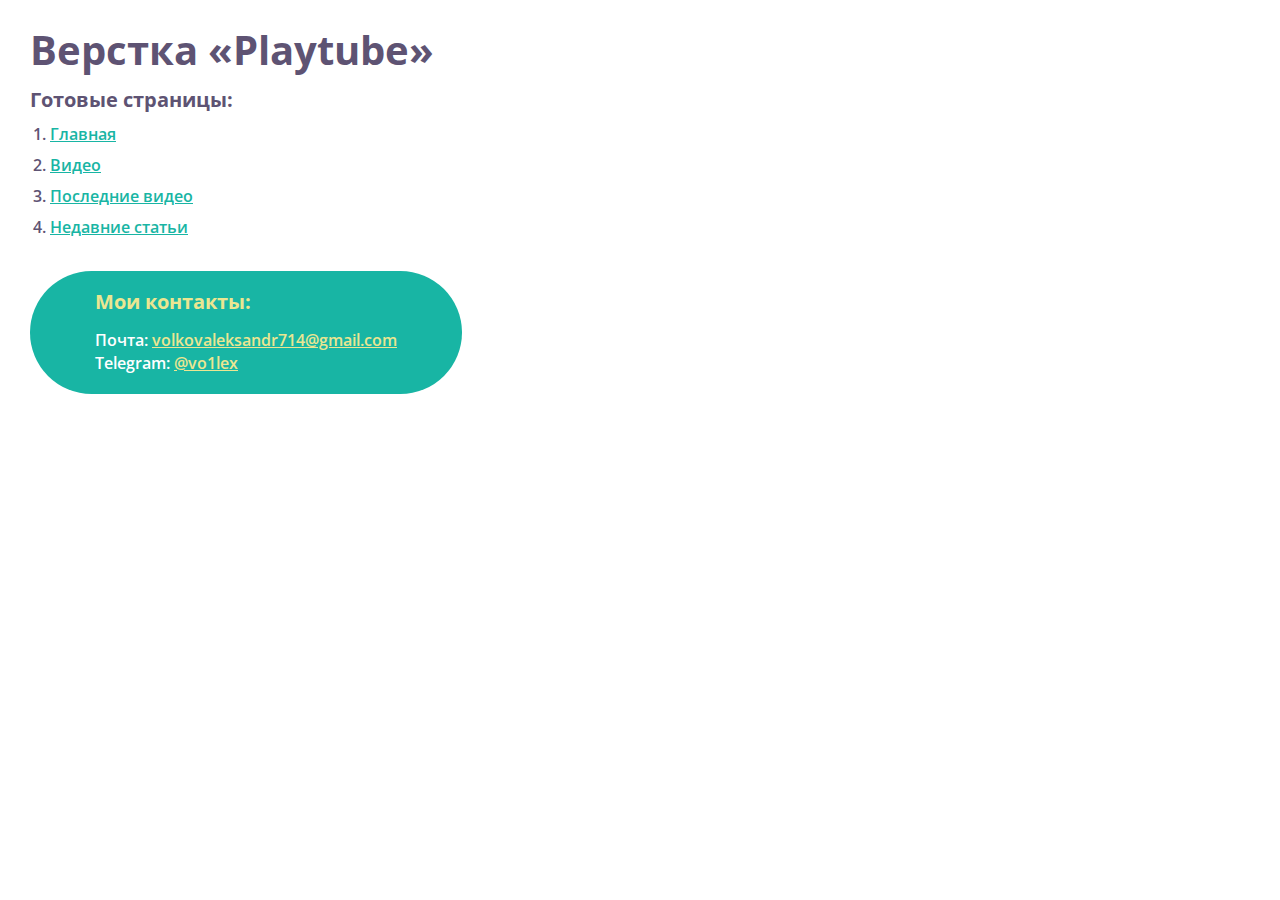
<file: index.html>
<!DOCTYPE html>
<html>

<head>
	<meta charset="UTF-8">
	<meta name="viewport" content="width=device-width, initial-scale=1.0">
	<title>Верстка «Playtube»</title>
</head>

<body>
	<div class="rootpage">
		<h1>Верстка «Playtube»</h1>
		<h2>Готовые страницы:</h2>
		<ol class="rootpage__list">
			<li><a target="_blank" href="home.html">Главная</a></li>
			<li><a target="_blank" href="video.html">Видео</a></li>
			<li><a target="_blank" href="latest-videos.html">Последние видео</a></li>
			<li><a target="_blank" href="resent-articles.html">Недавние статьи</a></li>
		</ol>
		<div class="rootpage__contacts">
			<h2>Мои контакты:</h2>
			<p>Почта: <a href="mailto:volkovaleksandr714@gmail.com">volkovaleksandr714@gmail.com</a></p>
			<p>Telegram: <a href="https://t.me/vo1lex">@vo1lex</a></p>
		</div>
	</div>
</body>
<style>
	@charset "UTF-8";
	@import url('https://fonts.googleapis.com/css2?family=Open+Sans:wght@400;600;700&display=swap');

	*,
	*::before,
	*::after {
		padding: 0px;
		margin: 0px;
		border: 0px;
		box-sizing: border-box;
	}

	html,
	body {
		height: 100%;
		margin: 0;
		padding: 0;
		min-width: 320px;
		width: 100%;
		color: #5e5373;
		background-color: #fff;
		font-weight: 600;
	}

	body {
		font-family: 'Open Sans', sans-serif;
		font-size: 100%;
		line-height: 1;
		font-size: 1rem;
	}

	a {
		text-decoration: underline;
		color: #18b5a4;
		font-weight: 600;
	}

	a:visited {
		text-decoration: underline;
		color: #0d645b;
	}

	a:hover {
		text-decoration: none;
	}

	ul li {
		list-style: none;
	}

	img {
		vertical-align: top;
	}

	.wrapper {
		width: 100%;
		min-height: 100%;
		overflow: hidden;
	}

	.rootpage {
		padding: 30px;
		display: flex;
		flex-direction: column;
		align-items: flex-start;
	}

	@media (max-width: 767px) {
		.rootpage {
			padding: 30px 15px;
		}
	}

	h1 {
		color: #5e5373;
		font-size: 2.5rem;
		font-weight: 700;
		margin: 0px 0px 1.25rem 0px;
	}

	@media (max-width: 767px) {
		h1 {
			font-size: 1.85rem;
			margin: 0px 0px 1.25rem 0px;
		}
	}

	h2 {
		color: #5e5373;
		font-size: 1.25rem;
		margin: 0px 0px 1rem 0px;
	}

	@media (max-width: 767px) {
		h2 {
			font-size: 1.125rem;
			margin: 0px 0px 1rem 0px;
		}
	}

	.rootpage__list {
		margin: 0px 0px 2.25rem 1.25rem;
	}

	.rootpage__list li:not(:last-child) {
		margin: 0px 0px 15px 0px;
	}

	.rootpage__contacts {
		border-radius: 200px;
		padding: 20px 65px;
		line-height: 140%;
		color: #fff;
	}

	.rootpage__contacts h2 {
		color: #ebe691;
	}

	@media (max-width: 767px) {
		.rootpage__contacts {
			border-radius: 40px;
			padding: 20px;
		}
	}

	.rootpage__contacts {
		background: #18b5a4;
	}

	.rootpage__contacts a {
		font-weight: 600;
		color: #ebe691;
	}
</style>

</html>
</file>
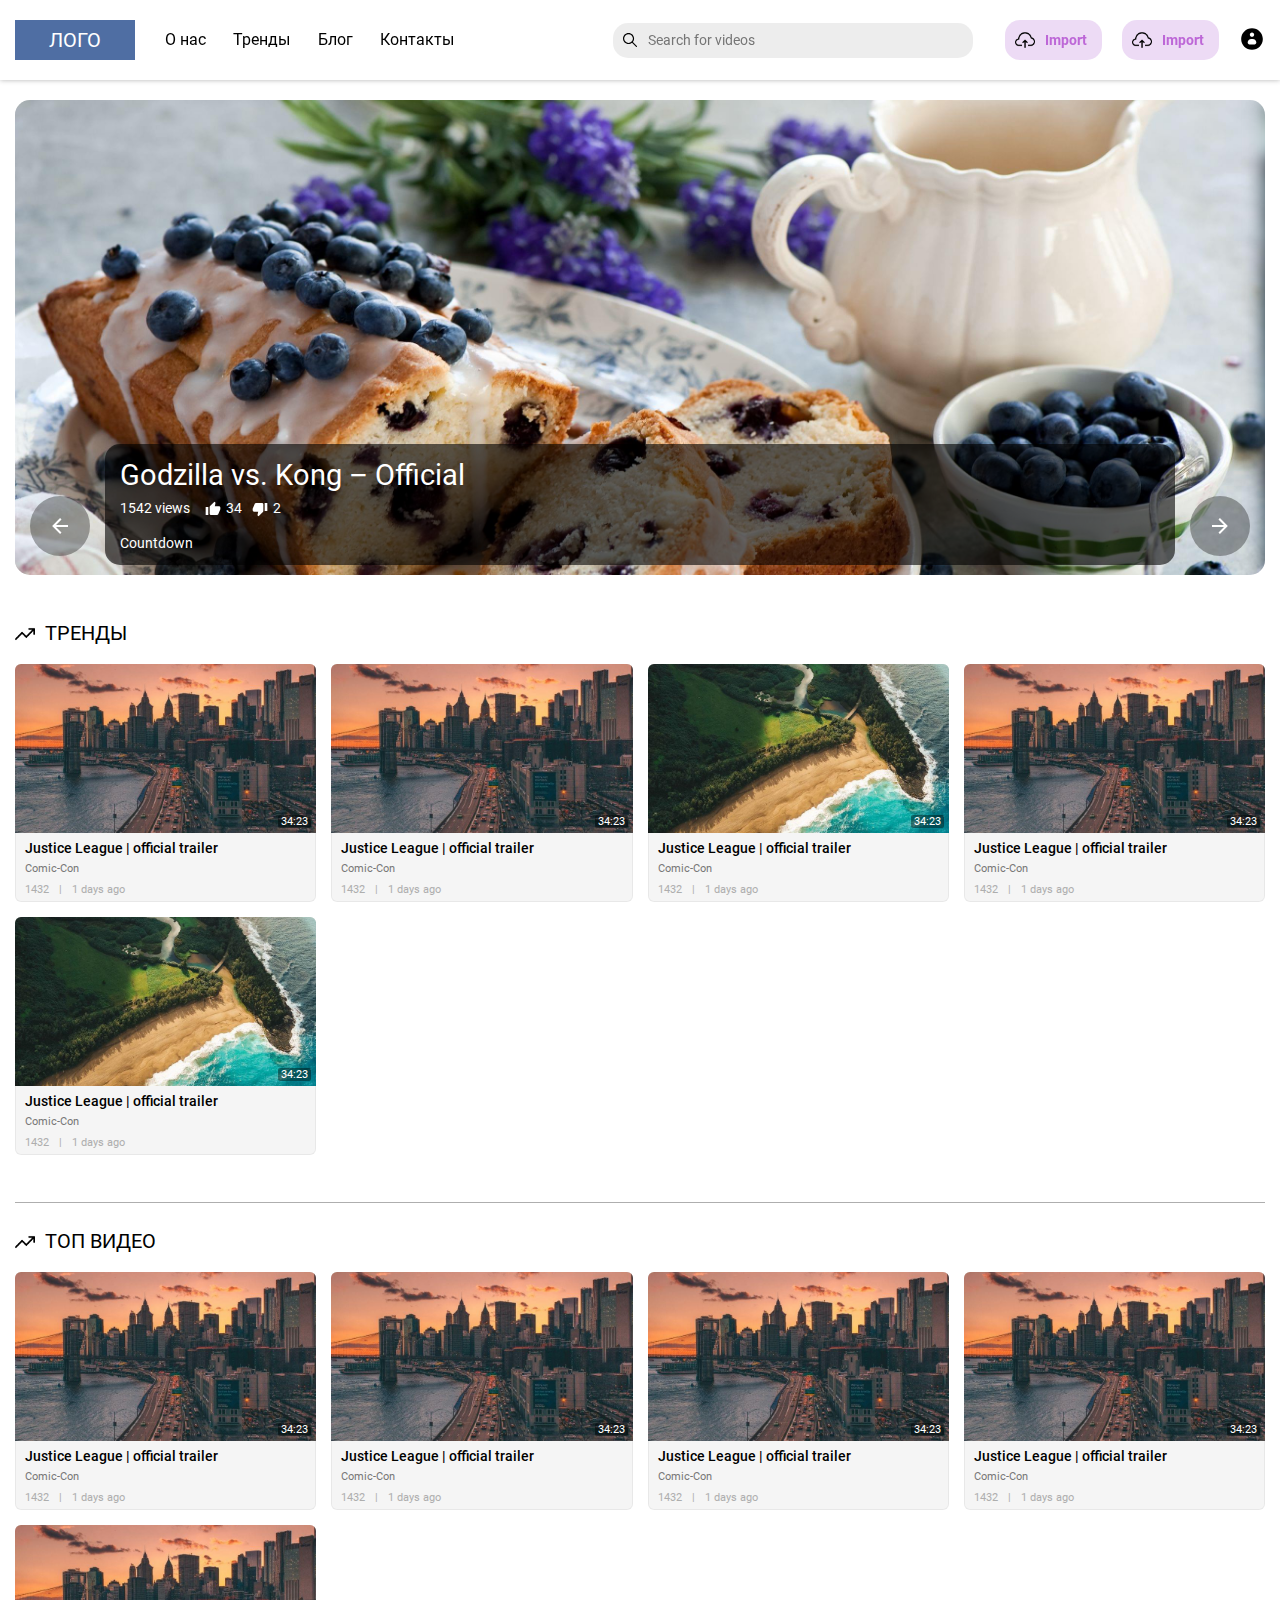
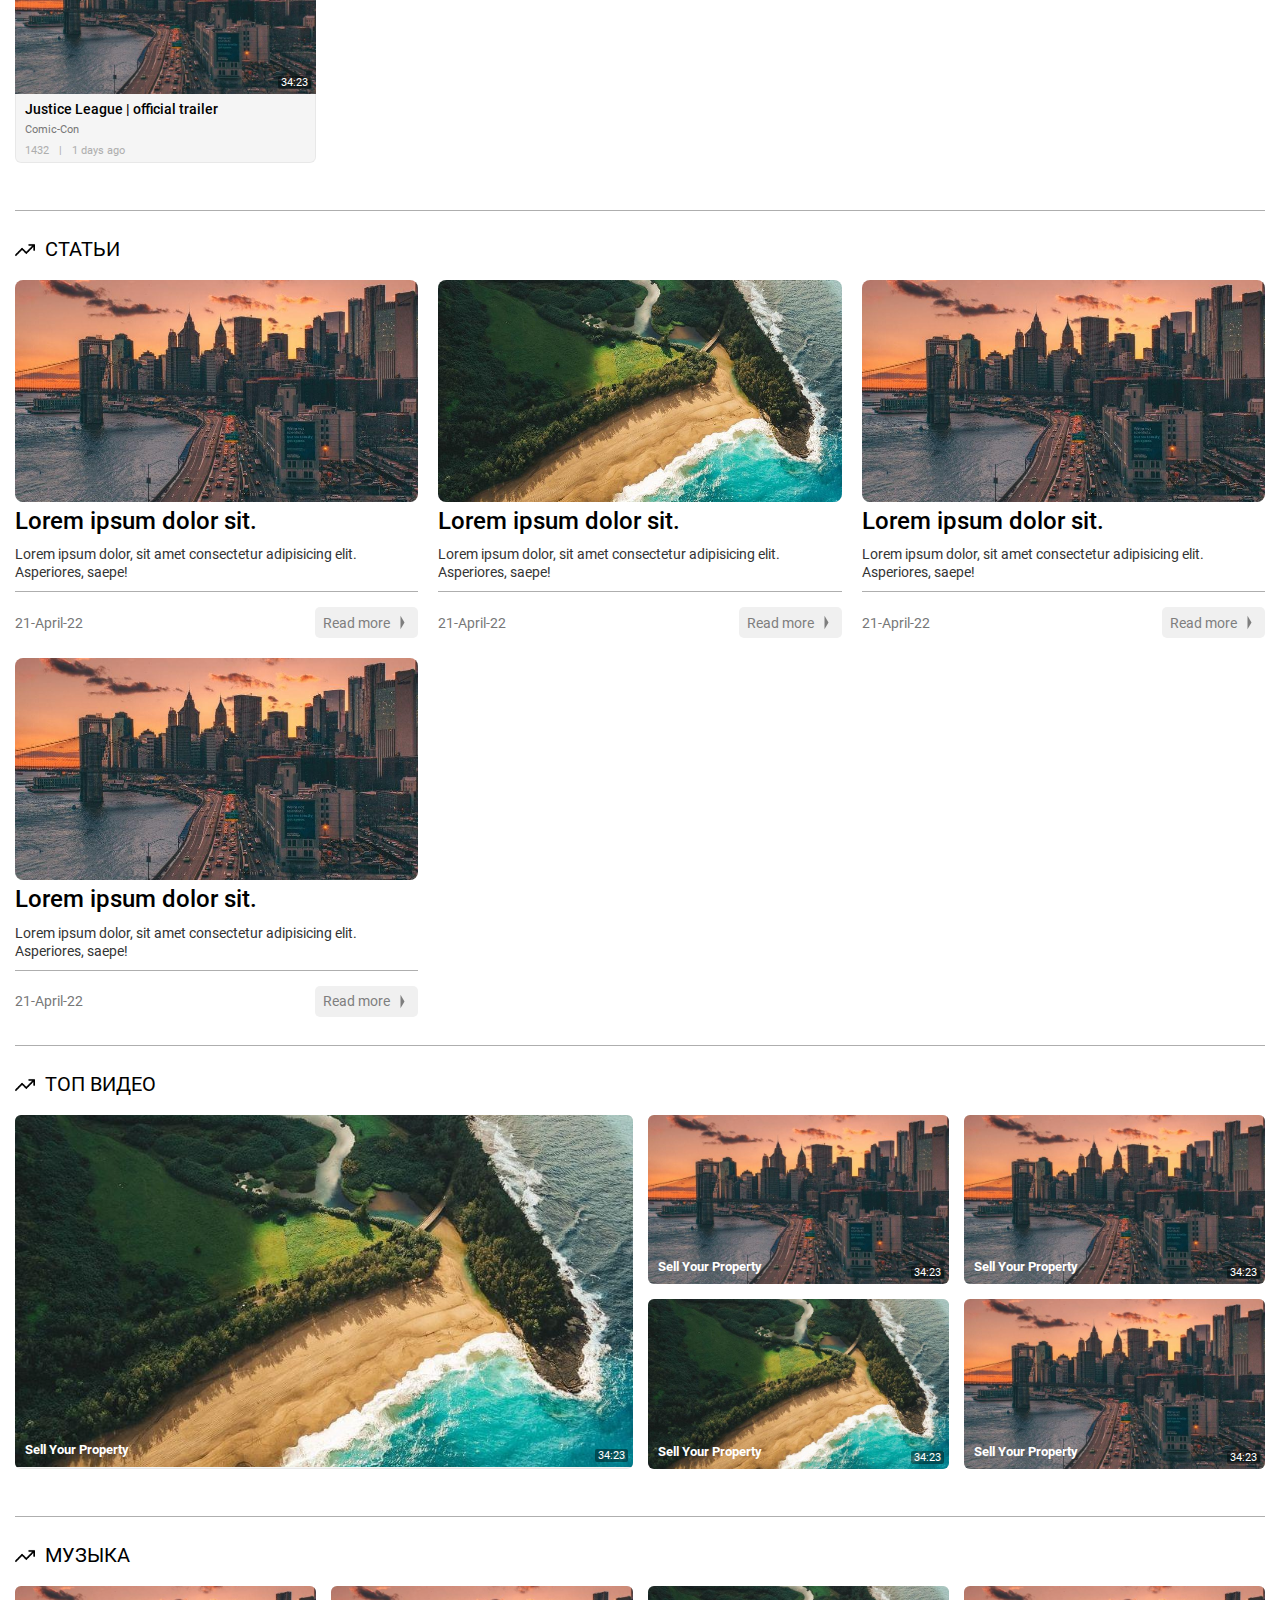
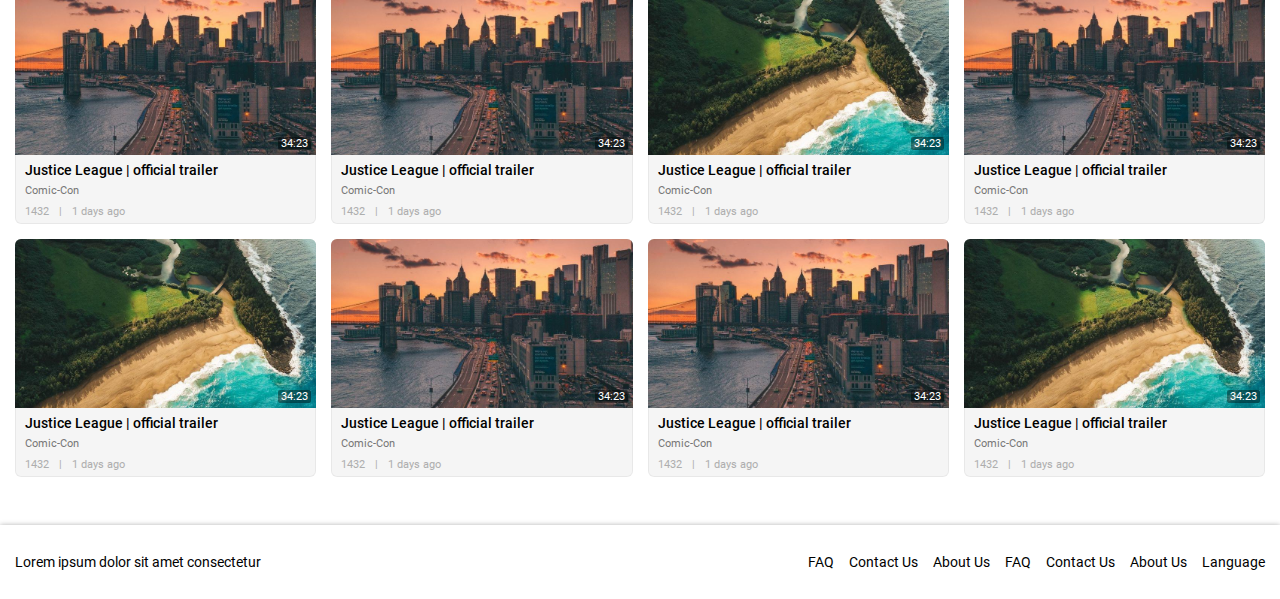
<file: home.html>
<!DOCTYPE html>
<html lang="ru">

<head>
	<title>Главная</title>
	<meta charset="UTF-8">
	<meta name="format-detection" content="telephone=no">
	<!-- <style>body{opacity: 0;}</style> -->
	<link rel="stylesheet" href="css/style.min.css?_v=20220416080154">
	<link rel="shortcut icon" href="favicon.ico">
	<!-- <meta name="robots" content="noindex, nofollow"> -->
	<meta name="viewport" content="width=device-width, initial-scale=1.0">
</head>

<body>
	<div class="wrapper">
		<header class="header">
			<a href="" class="header__logo">Лого</a>
			<div class="header__menu menu">
				<nav class="menu__body">
					<ul class="menu__list">
						<li class="menu__item">
							<a href="" class="menu__link">
								О нас
							</a>
						</li>
						<li class="menu__item">
							<a href="" class="menu__link">
								Тренды
							</a>
						</li>
						<li class="menu__item">
							<a href="" class="menu__link">
								Блог
							</a>
						</li>
						<li class="menu__item">
							<a href="" class="menu__link">
								Контакты
							</a>
						</li>
					</ul>
				</nav>
			</div>
			<form action="#" class="header__search">
				<div class="search-header">
					<div class="search-header__input">
						<input autocomplete="off" type="text" name="form[]" data-error="Ошибка" placeholder="Search for videos" class="input">
					</div>
				</div>
			</form>
			<div class="header__actions" data-da=".menu__body, 991.98">
				<a href="" class="header__upload">Import</a>
				<a href="" class="header__import">Import</a>
				<a href="" class="header__user" data-da=".header, 991.98, 3">
					<svg class="auth" width="26" height="26" viewBox="0 0 24 24" fill="none" xmlns="http://www.w3.org/2000/svg">
						<path fill-rule="evenodd" clip-rule="evenodd" d="M22 12C22 17.5228 17.5228 22 12 22C6.47715 22 2 17.5228 2 12C2 6.47715 6.47715 2 12 2C17.5228 2 22 6.47715 22 12ZM11.3333 12C9.49238 12 8 13.4924 8 15.3333C8 16.2538 8.74619 17 9.66667 17H14.3333C15.2538 17 16 16.2538 16 15.3333C16 13.4924 14.5076 12 12.6667 12H11.3333ZM12 10C13.1046 10 14 9.10457 14 8C14 6.89543 13.1046 6 12 6C10.8954 6 10 6.89543 10 8C10 9.10457 10.8954 10 12 10Z" fill="currentColor"></path>
					</svg>
				</a>
			</div>
			<button type="button" class="icon-menu"><span></span></button>
		</header>
		<main class="page">
			<a href="" class="theme">
				<img src="img/theme.png" alt="">
				<span>Themes</span>
			</a>
			<div class="hero">
				<div class="hero__slider swiper">
					<div class="hero__wrapper swiper-wrapper">
						<div class="hero__slide slide-hero swiper-slide">
							<a href="" class="slide-hero__inner">
								<div class="slide-hero__bg">
									<img alt="">
								</div>
								<div class="slide-hero__container">
									<img class="hero__image" src="img/main-slide.jpg" alt="">
									<div class="slide-hero__body">
										<div class="slide-hero__title">Godzilla vs. Kong – Official</div>
										<div class="slide-hero__info">
											<div class="slide-hero__views">
												<span>1542 </span>views
											</div>
											<div class="slide-hero__rate">
												<div class="slide-hero__like">
													<svg class="slide-hero__icon" xmlns="http://www.w3.org/2000/svg" width="24" height="24" viewBox="0 0 24 24">
														<path fill="currentColor" d="M23,10C23,8.89 22.1,8 21,8H14.68L15.64,3.43C15.66,3.33 15.67,3.22 15.67,3.11C15.67,2.7 15.5,2.32 15.23,2.05L14.17,1L7.59,7.58C7.22,7.95 7,8.45 7,9V19A2,2 0 0,0 9,21H18C18.83,21 19.54,20.5 19.84,19.78L22.86,12.73C22.95,12.5 23,12.26 23,12V10M1,21H5V9H1V21Z">
														</path>
													</svg>
													<span>34</span>
												</div>
												<div class="slide-hero__dislike">
													<svg class="slide-hero__icon" xmlns="http://www.w3.org/2000/svg" width="24" height="24" viewBox="0 0 24 24">
														<path fill="currentColor" d="M19,15H23V3H19M15,3H6C5.17,3 4.46,3.5 4.16,4.22L1.14,11.27C1.05,11.5 1,11.74 1,12V14A2,2 0 0,0 3,16H9.31L8.36,20.57C8.34,20.67 8.33,20.77 8.33,20.88C8.33,21.3 8.5,21.67 8.77,21.94L9.83,23L16.41,16.41C16.78,16.05 17,15.55 17,15V5C17,3.89 16.1,3 15,3Z">
														</path>
													</svg>
													<span>2</span>
												</div>
											</div>
										</div>
										<div class="slide-hero__author">Countdown</div>
									</div>
								</div>
							</a>
						</div>
						<div class="hero__slide slide-hero swiper-slide">
							<a href="" class="slide-hero__inner">
								<div class="slide-hero__bg">
									<img alt="">
								</div>
								<div class="slide-hero__container">
									<img class="hero__image" src="img/main-slide-2.jpg" alt="">
									<div class="slide-hero__body">
										<div class="slide-hero__title">Godzilla vs. Kong – Official</div>
										<div class="slide-hero__info">
											<div class="slide-hero__views">
												<span>1542 </span>views
											</div>
											<div class="slide-hero__rate">
												<div class="slide-hero__like">
													<svg class="slide-hero__icon" xmlns="http://www.w3.org/2000/svg" width="24" height="24" viewBox="0 0 24 24">
														<path fill="currentColor" d="M23,10C23,8.89 22.1,8 21,8H14.68L15.64,3.43C15.66,3.33 15.67,3.22 15.67,3.11C15.67,2.7 15.5,2.32 15.23,2.05L14.17,1L7.59,7.58C7.22,7.95 7,8.45 7,9V19A2,2 0 0,0 9,21H18C18.83,21 19.54,20.5 19.84,19.78L22.86,12.73C22.95,12.5 23,12.26 23,12V10M1,21H5V9H1V21Z">
														</path>
													</svg>
													<span>34</span>
												</div>
												<div class="slide-hero__dislike">
													<svg class="slide-hero__icon" xmlns="http://www.w3.org/2000/svg" width="24" height="24" viewBox="0 0 24 24">
														<path fill="currentColor" d="M19,15H23V3H19M15,3H6C5.17,3 4.46,3.5 4.16,4.22L1.14,11.27C1.05,11.5 1,11.74 1,12V14A2,2 0 0,0 3,16H9.31L8.36,20.57C8.34,20.67 8.33,20.77 8.33,20.88C8.33,21.3 8.5,21.67 8.77,21.94L9.83,23L16.41,16.41C16.78,16.05 17,15.55 17,15V5C17,3.89 16.1,3 15,3Z">
														</path>
													</svg>
													<span>2</span>
												</div>
											</div>
										</div>
										<div class="slide-hero__author">Countdown</div>
									</div>
								</div>
							</a>
						</div>
						<div class="hero__slide slide-hero swiper-slide">
							<a href="" class="slide-hero__inner">
								<div class="slide-hero__bg">
									<img alt="">
								</div>
								<div class="slide-hero__container">
									<img class="hero__image" src="img/main-slide-3.jpg" alt="">
									<div class="slide-hero__body">
										<div class="slide-hero__title">Godzilla vs. Kong – Official</div>
										<div class="slide-hero__info">
											<div class="slide-hero__views">
												<span>1542 </span>views
											</div>
											<div class="slide-hero__rate">
												<div class="slide-hero__like">
													<svg class="slide-hero__icon" xmlns="http://www.w3.org/2000/svg" width="24" height="24" viewBox="0 0 24 24">
														<path fill="currentColor" d="M23,10C23,8.89 22.1,8 21,8H14.68L15.64,3.43C15.66,3.33 15.67,3.22 15.67,3.11C15.67,2.7 15.5,2.32 15.23,2.05L14.17,1L7.59,7.58C7.22,7.95 7,8.45 7,9V19A2,2 0 0,0 9,21H18C18.83,21 19.54,20.5 19.84,19.78L22.86,12.73C22.95,12.5 23,12.26 23,12V10M1,21H5V9H1V21Z">
														</path>
													</svg>
													<span>34</span>
												</div>
												<div class="slide-hero__dislike">
													<svg class="slide-hero__icon" xmlns="http://www.w3.org/2000/svg" width="24" height="24" viewBox="0 0 24 24">
														<path fill="currentColor" d="M19,15H23V3H19M15,3H6C5.17,3 4.46,3.5 4.16,4.22L1.14,11.27C1.05,11.5 1,11.74 1,12V14A2,2 0 0,0 3,16H9.31L8.36,20.57C8.34,20.67 8.33,20.77 8.33,20.88C8.33,21.3 8.5,21.67 8.77,21.94L9.83,23L16.41,16.41C16.78,16.05 17,15.55 17,15V5C17,3.89 16.1,3 15,3Z">
														</path>
													</svg>
													<span>2</span>
												</div>
											</div>
										</div>
										<div class="slide-hero__author">Countdown</div>
									</div>
								</div>
							</a>
						</div>
					</div>
				</div>
				<div class="hero__arrows">
					<div class="hero__arrow hero__arrow_prev">
						<svg xmlns="http://www.w3.org/2000/svg" width="24" height="24" viewBox="0 0 24 24">
							<path fill="currentColor" d="M4,11V13H16L10.5,18.5L11.92,19.92L19.84,12L11.92,4.08L10.5,5.5L16,11H4Z">
							</path>
						</svg>
					</div>
					<div class="hero__arrow hero__arrow_next">
						<svg xmlns="http://www.w3.org/2000/svg" width="24" height="24" viewBox="0 0 24 24">
							<path fill="currentColor" d="M4,11V13H16L10.5,18.5L11.92,19.92L19.84,12L11.92,4.08L10.5,5.5L16,11H4Z">
							</path>
						</svg>
					</div>
				</div>
			</div>
			<section class="section">
				<div class="section__container">
					<h2 class="section__title title">Тренды</h2>
					<div class="section__body">
						<article class="item-video">
							<a href="" class="item-video__image">
								<img data-src="img/1.jpg" alt="">
								<div class="item-video__btn">
									<svg xmlns="http://www.w3.org/2000/svg" width="24" height="24" viewBox="0 0 24 24" fill="none" stroke="currentColor" stroke-width="2" stroke-linecap="round" stroke-linejoin="round" class="feather feather-play-circle">
										<circle cx="12" cy="12" r="10"></circle>
										<polygon points="10 8 16 12 10 16 10 8"></polygon>
									</svg>
								</div>
								<div class="item-video__duration">34:23</div>
							</a>
							<div class="item-video__body">
								<a href="" class="item-video__title">Justice League | official trailer</a>
								<a href="" class="item-video__athor">Comic-Con</a>
								<div class="item-video__info">
									<div class="item-video__views">1432</div> |
									<div class="item-video__date">1 days ago</div>
								</div>
							</div>
						</article>
						<article class="item-video">
							<a href="" class="item-video__image">
								<img data-src="img/1.jpg" alt="">
								<div class="item-video__btn">
									<svg xmlns="http://www.w3.org/2000/svg" width="24" height="24" viewBox="0 0 24 24" fill="none" stroke="currentColor" stroke-width="2" stroke-linecap="round" stroke-linejoin="round" class="feather feather-play-circle">
										<circle cx="12" cy="12" r="10"></circle>
										<polygon points="10 8 16 12 10 16 10 8"></polygon>
									</svg>
								</div>
								<div class="item-video__duration">34:23</div>
							</a>
							<div class="item-video__body">
								<a href="" class="item-video__title">Justice League | official trailer</a>
								<a href="" class="item-video__athor">Comic-Con</a>
								<div class="item-video__info">
									<div class="item-video__views">1432</div> |
									<div class="item-video__date">1 days ago</div>
								</div>
							</div>
						</article>
						<article class="item-video">
							<a href="" class="item-video__image">
								<img data-src="img/2.jpg" alt="">
								<div class="item-video__btn">
									<svg xmlns="http://www.w3.org/2000/svg" width="24" height="24" viewBox="0 0 24 24" fill="none" stroke="currentColor" stroke-width="2" stroke-linecap="round" stroke-linejoin="round" class="feather feather-play-circle">
										<circle cx="12" cy="12" r="10"></circle>
										<polygon points="10 8 16 12 10 16 10 8"></polygon>
									</svg>
								</div>
								<div class="item-video__duration">34:23</div>
							</a>
							<div class="item-video__body">
								<a href="" class="item-video__title">Justice League | official trailer</a>
								<a href="" class="item-video__athor">Comic-Con</a>
								<div class="item-video__info">
									<div class="item-video__views">1432</div> |
									<div class="item-video__date">1 days ago</div>
								</div>
							</div>
						</article>
						<article class="item-video">
							<a href="" class="item-video__image">
								<img data-src="img/1.jpg" alt="">
								<div class="item-video__btn">
									<svg xmlns="http://www.w3.org/2000/svg" width="24" height="24" viewBox="0 0 24 24" fill="none" stroke="currentColor" stroke-width="2" stroke-linecap="round" stroke-linejoin="round" class="feather feather-play-circle">
										<circle cx="12" cy="12" r="10"></circle>
										<polygon points="10 8 16 12 10 16 10 8"></polygon>
									</svg>
								</div>
								<div class="item-video__duration">34:23</div>
							</a>
							<div class="item-video__body">
								<a href="" class="item-video__title">Justice League | official trailer</a>
								<a href="" class="item-video__athor">Comic-Con</a>
								<div class="item-video__info">
									<div class="item-video__views">1432</div> |
									<div class="item-video__date">1 days ago</div>
								</div>
							</div>
						</article>
						<article class="item-video">
							<a href="" class="item-video__image">
								<img data-src="img/2.jpg" alt="">
								<div class="item-video__btn">
									<svg xmlns="http://www.w3.org/2000/svg" width="24" height="24" viewBox="0 0 24 24" fill="none" stroke="currentColor" stroke-width="2" stroke-linecap="round" stroke-linejoin="round" class="feather feather-play-circle">
										<circle cx="12" cy="12" r="10"></circle>
										<polygon points="10 8 16 12 10 16 10 8"></polygon>
									</svg>
								</div>
								<div class="item-video__duration">34:23</div>
							</a>
							<div class="item-video__body">
								<a href="" class="item-video__title">Justice League | official trailer</a>
								<a href="" class="item-video__athor">Comic-Con</a>
								<div class="item-video__info">
									<div class="item-video__views">1432</div> |
									<div class="item-video__date">1 days ago</div>
								</div>
							</div>
						</article>
					</div>
				</div>
			</section>
			<section class="section">
				<div class="section__container">
					<h2 class="section__title title">Топ видео</h2>
					<div class="section__body">
						<article class="item-video">
							<a href="" class="item-video__image">
								<img data-src="img/1.jpg" alt="">
								<div class="item-video__btn">
									<svg xmlns="http://www.w3.org/2000/svg" width="24" height="24" viewBox="0 0 24 24" fill="none" stroke="currentColor" stroke-width="2" stroke-linecap="round" stroke-linejoin="round" class="feather feather-play-circle">
										<circle cx="12" cy="12" r="10"></circle>
										<polygon points="10 8 16 12 10 16 10 8"></polygon>
									</svg>
								</div>
								<div class="item-video__duration">34:23</div>
							</a>
							<div class="item-video__body">
								<a href="" class="item-video__title">Justice League | official trailer</a>
								<a href="" class="item-video__athor">Comic-Con</a>
								<div class="item-video__info">
									<div class="item-video__views">1432</div> |
									<div class="item-video__date">1 days ago</div>
								</div>
							</div>
						</article>
						<article class="item-video">
							<a href="" class="item-video__image">
								<img data-src="img/1.jpg" alt="">
								<div class="item-video__btn">
									<svg xmlns="http://www.w3.org/2000/svg" width="24" height="24" viewBox="0 0 24 24" fill="none" stroke="currentColor" stroke-width="2" stroke-linecap="round" stroke-linejoin="round" class="feather feather-play-circle">
										<circle cx="12" cy="12" r="10"></circle>
										<polygon points="10 8 16 12 10 16 10 8"></polygon>
									</svg>
								</div>
								<div class="item-video__duration">34:23</div>
							</a>
							<div class="item-video__body">
								<a href="" class="item-video__title">Justice League | official trailer</a>
								<a href="" class="item-video__athor">Comic-Con</a>
								<div class="item-video__info">
									<div class="item-video__views">1432</div> |
									<div class="item-video__date">1 days ago</div>
								</div>
							</div>
						</article>
						<article class="item-video">
							<a href="" class="item-video__image">
								<img data-src="img/1.jpg" alt="">
								<div class="item-video__btn">
									<svg xmlns="http://www.w3.org/2000/svg" width="24" height="24" viewBox="0 0 24 24" fill="none" stroke="currentColor" stroke-width="2" stroke-linecap="round" stroke-linejoin="round" class="feather feather-play-circle">
										<circle cx="12" cy="12" r="10"></circle>
										<polygon points="10 8 16 12 10 16 10 8"></polygon>
									</svg>
								</div>
								<div class="item-video__duration">34:23</div>
							</a>
							<div class="item-video__body">
								<a href="" class="item-video__title">Justice League | official trailer</a>
								<a href="" class="item-video__athor">Comic-Con</a>
								<div class="item-video__info">
									<div class="item-video__views">1432</div> |
									<div class="item-video__date">1 days ago</div>
								</div>
							</div>
						</article>
						<article class="item-video">
							<a href="" class="item-video__image">
								<img data-src="img/1.jpg" alt="">
								<div class="item-video__btn">
									<svg xmlns="http://www.w3.org/2000/svg" width="24" height="24" viewBox="0 0 24 24" fill="none" stroke="currentColor" stroke-width="2" stroke-linecap="round" stroke-linejoin="round" class="feather feather-play-circle">
										<circle cx="12" cy="12" r="10"></circle>
										<polygon points="10 8 16 12 10 16 10 8"></polygon>
									</svg>
								</div>
								<div class="item-video__duration">34:23</div>
							</a>
							<div class="item-video__body">
								<a href="" class="item-video__title">Justice League | official trailer</a>
								<a href="" class="item-video__athor">Comic-Con</a>
								<div class="item-video__info">
									<div class="item-video__views">1432</div> |
									<div class="item-video__date">1 days ago</div>
								</div>
							</div>
						</article>
						<article class="item-video">
							<a href="" class="item-video__image">
								<img data-src="img/1.jpg" alt="">
								<div class="item-video__btn">
									<svg xmlns="http://www.w3.org/2000/svg" width="24" height="24" viewBox="0 0 24 24" fill="none" stroke="currentColor" stroke-width="2" stroke-linecap="round" stroke-linejoin="round" class="feather feather-play-circle">
										<circle cx="12" cy="12" r="10"></circle>
										<polygon points="10 8 16 12 10 16 10 8"></polygon>
									</svg>
								</div>
								<div class="item-video__duration">34:23</div>
							</a>
							<div class="item-video__body">
								<a href="" class="item-video__title">Justice League | official trailer</a>
								<a href="" class="item-video__athor">Comic-Con</a>
								<div class="item-video__info">
									<div class="item-video__views">1432</div> |
									<div class="item-video__date">1 days ago</div>
								</div>
							</div>
						</article>
					</div>
				</div>
			</section>
			<section class="section-articles">
				<div class="section-articles__container">
					<h2 class="section-articles__title title">Статьи</h2>
					<div class="section-articles__body">
						<article class="article">
							<a href="" class="article__image-ibg">
								<img data-src="img/1.jpg" alt="">
							</a>
							<a href="" class="article__title">Lorem ipsum dolor sit.</a>
							<p class="article__text">Lorem ipsum dolor, sit amet consectetur adipisicing elit. Asperiores, saepe!</p>
							<div class="article__info">
								<div class="article__date">21-April-22</div>
								<a class="article__more" href="">
									Read more
									<svg width="20" height="52" viewBox="0 0 20 52" xmlns="http://www.w3.org/2000/svg">
										<path d="M17 49L3 26L17 3" stroke-width="6" stroke-linecap="round" stroke-linejoin="round" />
									</svg>
								</a>
							</div>
						</article>
						<article class="article">
							<a href="" class="article__image-ibg">
								<img data-src="img/2.jpg" alt="">
							</a>
							<a href="" class="article__title">Lorem ipsum dolor sit.</a>
							<p class="article__text">Lorem ipsum dolor, sit amet consectetur adipisicing elit. Asperiores, saepe!</p>
							<div class="article__info">
								<div class="article__date">21-April-22</div>
								<a class="article__more" href="">
									Read more
									<svg width="20" height="52" viewBox="0 0 20 52" xmlns="http://www.w3.org/2000/svg">
										<path d="M17 49L3 26L17 3" stroke-width="6" stroke-linecap="round" stroke-linejoin="round" />
									</svg>
								</a>
							</div>
						</article>
						<article class="article">
							<a href="" class="article__image-ibg">
								<img data-src="img/1.jpg" alt="">
							</a>
							<a href="" class="article__title">Lorem ipsum dolor sit.</a>
							<p class="article__text">Lorem ipsum dolor, sit amet consectetur adipisicing elit. Asperiores, saepe!</p>
							<div class="article__info">
								<div class="article__date">21-April-22</div>
								<a class="article__more" href="">
									Read more
									<svg width="20" height="52" viewBox="0 0 20 52" xmlns="http://www.w3.org/2000/svg">
										<path d="M17 49L3 26L17 3" stroke-width="6" stroke-linecap="round" stroke-linejoin="round" />
									</svg>
								</a>
							</div>
						</article>
						<article class="article">
							<a href="" class="article__image-ibg">
								<img data-src="img/1.jpg" alt="">
							</a>
							<a href="" class="article__title">Lorem ipsum dolor sit.</a>
							<p class="article__text">Lorem ipsum dolor, sit amet consectetur adipisicing elit. Asperiores, saepe!</p>
							<div class="article__info">
								<div class="article__date">21-April-22</div>
								<a class="article__more" href="">
									Read more
									<svg width="20" height="52" viewBox="0 0 20 52" xmlns="http://www.w3.org/2000/svg">
										<path d="M17 49L3 26L17 3" stroke-width="6" stroke-linecap="round" stroke-linejoin="round" />
									</svg>
								</a>
							</div>
						</article>
					</div>
				</div>
			</section>
			<section class="section section_2">
				<div class="section__container">
					<h2 class="section__title title">Топ видео</h2>
					<div class="section__body">
						<article class="item-video item-video_bg">
							<a href="" class="item-video__image">
								<img data-src="img/2.jpg" alt="">
								<div class="item-video__btn">
									<svg xmlns="http://www.w3.org/2000/svg" width="24" height="24" viewBox="0 0 24 24" fill="none" stroke="currentColor" stroke-width="2" stroke-linecap="round" stroke-linejoin="round" class="feather feather-play-circle">
										<circle cx="12" cy="12" r="10"></circle>
										<polygon points="10 8 16 12 10 16 10 8"></polygon>
									</svg>
								</div>
								<div class="item-video__duration">34:23</div>
								<h4 class="item-video__label">Sell Your Property</h4>
							</a>
						</article>
						<article class="item-video">
							<a href="" class="item-video__image">
								<img data-src="img/1.jpg" alt="">
								<div class="item-video__btn">
									<svg xmlns="http://www.w3.org/2000/svg" width="24" height="24" viewBox="0 0 24 24" fill="none" stroke="currentColor" stroke-width="2" stroke-linecap="round" stroke-linejoin="round" class="feather feather-play-circle">
										<circle cx="12" cy="12" r="10"></circle>
										<polygon points="10 8 16 12 10 16 10 8"></polygon>
									</svg>
								</div>
								<div class="item-video__duration">34:23</div>
								<h4 class="item-video__label">Sell Your Property</h4>
							</a>
						</article>
						<article class="item-video">
							<a href="" class="item-video__image">
								<img data-src="img/1.jpg" alt="">
								<div class="item-video__btn">
									<svg xmlns="http://www.w3.org/2000/svg" width="24" height="24" viewBox="0 0 24 24" fill="none" stroke="currentColor" stroke-width="2" stroke-linecap="round" stroke-linejoin="round" class="feather feather-play-circle">
										<circle cx="12" cy="12" r="10"></circle>
										<polygon points="10 8 16 12 10 16 10 8"></polygon>
									</svg>
								</div>
								<div class="item-video__duration">34:23</div>
								<h4 class="item-video__label">Sell Your Property</h4>
							</a>
						</article>
						<article class="item-video">
							<a href="" class="item-video__image">
								<img data-src="img/2.jpg" alt="">
								<div class="item-video__btn">
									<svg xmlns="http://www.w3.org/2000/svg" width="24" height="24" viewBox="0 0 24 24" fill="none" stroke="currentColor" stroke-width="2" stroke-linecap="round" stroke-linejoin="round" class="feather feather-play-circle">
										<circle cx="12" cy="12" r="10"></circle>
										<polygon points="10 8 16 12 10 16 10 8"></polygon>
									</svg>
								</div>
								<div class="item-video__duration">34:23</div>
								<h4 class="item-video__label">Sell Your Property</h4>
							</a>
						</article>
						<article class="item-video">
							<a href="" class="item-video__image">
								<img data-src="img/1.jpg" alt="">
								<div class="item-video__btn">
									<svg xmlns="http://www.w3.org/2000/svg" width="24" height="24" viewBox="0 0 24 24" fill="none" stroke="currentColor" stroke-width="2" stroke-linecap="round" stroke-linejoin="round" class="feather feather-play-circle">
										<circle cx="12" cy="12" r="10"></circle>
										<polygon points="10 8 16 12 10 16 10 8"></polygon>
									</svg>
								</div>
								<div class="item-video__duration">34:23</div>
								<h4 class="item-video__label">Sell Your Property</h4>
							</a>
						</article>
					</div>
				</div>
			</section>
			<section class="section">
				<div class="section__container">
					<h2 class="section__title title">Музыка</h2>
					<div class="section__body">
						<article class="item-video">
							<a href="" class="item-video__image">
								<img data-src="img/1.jpg" alt="">
								<div class="item-video__btn">
									<svg xmlns="http://www.w3.org/2000/svg" width="24" height="24" viewBox="0 0 24 24" fill="none" stroke="currentColor" stroke-width="2" stroke-linecap="round" stroke-linejoin="round" class="feather feather-play-circle">
										<circle cx="12" cy="12" r="10"></circle>
										<polygon points="10 8 16 12 10 16 10 8"></polygon>
									</svg>
								</div>
								<div class="item-video__duration">34:23</div>
							</a>
							<div class="item-video__body">
								<a href="" class="item-video__title">Justice League | official trailer</a>
								<a href="" class="item-video__athor">Comic-Con</a>
								<div class="item-video__info">
									<div class="item-video__views">1432</div> |
									<div class="item-video__date">1 days ago</div>
								</div>
							</div>
						</article>
						<article class="item-video">
							<a href="" class="item-video__image">
								<img data-src="img/1.jpg" alt="">
								<div class="item-video__btn">
									<svg xmlns="http://www.w3.org/2000/svg" width="24" height="24" viewBox="0 0 24 24" fill="none" stroke="currentColor" stroke-width="2" stroke-linecap="round" stroke-linejoin="round" class="feather feather-play-circle">
										<circle cx="12" cy="12" r="10"></circle>
										<polygon points="10 8 16 12 10 16 10 8"></polygon>
									</svg>
								</div>
								<div class="item-video__duration">34:23</div>
							</a>
							<div class="item-video__body">
								<a href="" class="item-video__title">Justice League | official trailer</a>
								<a href="" class="item-video__athor">Comic-Con</a>
								<div class="item-video__info">
									<div class="item-video__views">1432</div> |
									<div class="item-video__date">1 days ago</div>
								</div>
							</div>
						</article>
						<article class="item-video">
							<a href="" class="item-video__image">
								<img data-src="img/2.jpg" alt="">
								<div class="item-video__btn">
									<svg xmlns="http://www.w3.org/2000/svg" width="24" height="24" viewBox="0 0 24 24" fill="none" stroke="currentColor" stroke-width="2" stroke-linecap="round" stroke-linejoin="round" class="feather feather-play-circle">
										<circle cx="12" cy="12" r="10"></circle>
										<polygon points="10 8 16 12 10 16 10 8"></polygon>
									</svg>
								</div>
								<div class="item-video__duration">34:23</div>
							</a>
							<div class="item-video__body">
								<a href="" class="item-video__title">Justice League | official trailer</a>
								<a href="" class="item-video__athor">Comic-Con</a>
								<div class="item-video__info">
									<div class="item-video__views">1432</div> |
									<div class="item-video__date">1 days ago</div>
								</div>
							</div>
						</article>
						<article class="item-video">
							<a href="" class="item-video__image">
								<img data-src="img/1.jpg" alt="">
								<div class="item-video__btn">
									<svg xmlns="http://www.w3.org/2000/svg" width="24" height="24" viewBox="0 0 24 24" fill="none" stroke="currentColor" stroke-width="2" stroke-linecap="round" stroke-linejoin="round" class="feather feather-play-circle">
										<circle cx="12" cy="12" r="10"></circle>
										<polygon points="10 8 16 12 10 16 10 8"></polygon>
									</svg>
								</div>
								<div class="item-video__duration">34:23</div>
							</a>
							<div class="item-video__body">
								<a href="" class="item-video__title">Justice League | official trailer</a>
								<a href="" class="item-video__athor">Comic-Con</a>
								<div class="item-video__info">
									<div class="item-video__views">1432</div> |
									<div class="item-video__date">1 days ago</div>
								</div>
							</div>
						</article>
						<article class="item-video">
							<a href="" class="item-video__image">
								<img data-src="img/2.jpg" alt="">
								<div class="item-video__btn">
									<svg xmlns="http://www.w3.org/2000/svg" width="24" height="24" viewBox="0 0 24 24" fill="none" stroke="currentColor" stroke-width="2" stroke-linecap="round" stroke-linejoin="round" class="feather feather-play-circle">
										<circle cx="12" cy="12" r="10"></circle>
										<polygon points="10 8 16 12 10 16 10 8"></polygon>
									</svg>
								</div>
								<div class="item-video__duration">34:23</div>
							</a>
							<div class="item-video__body">
								<a href="" class="item-video__title">Justice League | official trailer</a>
								<a href="" class="item-video__athor">Comic-Con</a>
								<div class="item-video__info">
									<div class="item-video__views">1432</div> |
									<div class="item-video__date">1 days ago</div>
								</div>
							</div>
						</article>
						<article class="item-video">
							<a href="" class="item-video__image">
								<img data-src="img/1.jpg" alt="">
								<div class="item-video__btn">
									<svg xmlns="http://www.w3.org/2000/svg" width="24" height="24" viewBox="0 0 24 24" fill="none" stroke="currentColor" stroke-width="2" stroke-linecap="round" stroke-linejoin="round" class="feather feather-play-circle">
										<circle cx="12" cy="12" r="10"></circle>
										<polygon points="10 8 16 12 10 16 10 8"></polygon>
									</svg>
								</div>
								<div class="item-video__duration">34:23</div>
							</a>
							<div class="item-video__body">
								<a href="" class="item-video__title">Justice League | official trailer</a>
								<a href="" class="item-video__athor">Comic-Con</a>
								<div class="item-video__info">
									<div class="item-video__views">1432</div> |
									<div class="item-video__date">1 days ago</div>
								</div>
							</div>
						</article>
						<article class="item-video">
							<a href="" class="item-video__image">
								<img data-src="img/1.jpg" alt="">
								<div class="item-video__btn">
									<svg xmlns="http://www.w3.org/2000/svg" width="24" height="24" viewBox="0 0 24 24" fill="none" stroke="currentColor" stroke-width="2" stroke-linecap="round" stroke-linejoin="round" class="feather feather-play-circle">
										<circle cx="12" cy="12" r="10"></circle>
										<polygon points="10 8 16 12 10 16 10 8"></polygon>
									</svg>
								</div>
								<div class="item-video__duration">34:23</div>
							</a>
							<div class="item-video__body">
								<a href="" class="item-video__title">Justice League | official trailer</a>
								<a href="" class="item-video__athor">Comic-Con</a>
								<div class="item-video__info">
									<div class="item-video__views">1432</div> |
									<div class="item-video__date">1 days ago</div>
								</div>
							</div>
						</article>
						<article class="item-video">
							<a href="" class="item-video__image">
								<img data-src="img/2.jpg" alt="">
								<div class="item-video__btn">
									<svg xmlns="http://www.w3.org/2000/svg" width="24" height="24" viewBox="0 0 24 24" fill="none" stroke="currentColor" stroke-width="2" stroke-linecap="round" stroke-linejoin="round" class="feather feather-play-circle">
										<circle cx="12" cy="12" r="10"></circle>
										<polygon points="10 8 16 12 10 16 10 8"></polygon>
									</svg>
								</div>
								<div class="item-video__duration">34:23</div>
							</a>
							<div class="item-video__body">
								<a href="" class="item-video__title">Justice League | official trailer</a>
								<a href="" class="item-video__athor">Comic-Con</a>
								<div class="item-video__info">
									<div class="item-video__views">1432</div> |
									<div class="item-video__date">1 days ago</div>
								</div>
							</div>
						</article>
					</div>
				</div>
			</section>
		</main>
		<footer class="footer">
			<div class="footer__container">
				<div class="footer__copy">Lorem ipsum dolor sit amet consectetur</div>
				<ul class="footer__menu">
					<li><a href="" class="footer__item">FAQ</a></li>
					<li><a href="" class="footer__item">Contact Us</a></li>
					<li><a href="" class="footer__item">About Us</a></li>
					<li><a href="" class="footer__item">FAQ</a></li>
					<li><a href="" class="footer__item">Contact Us</a></li>
					<li><a href="" class="footer__item">About Us</a></li>
					<li><a href="" class="footer__item">Language</a></li>
				</ul>
			</div>
		</footer>
	</div>
	<!-- <div id="popup" aria-hidden="true" class="popup">
	<div class="popup__wrapper">
		<div class="popup__content">
			<button data-close type="button" class="popup__close">Закрыть</button>
			<div class="popup__text">
				Text
			</div>
		</div>
	</div>
</div> -->
	<script src="js/app.min.js?_v=20220416080154"></script>
</body>

</html>
</file>
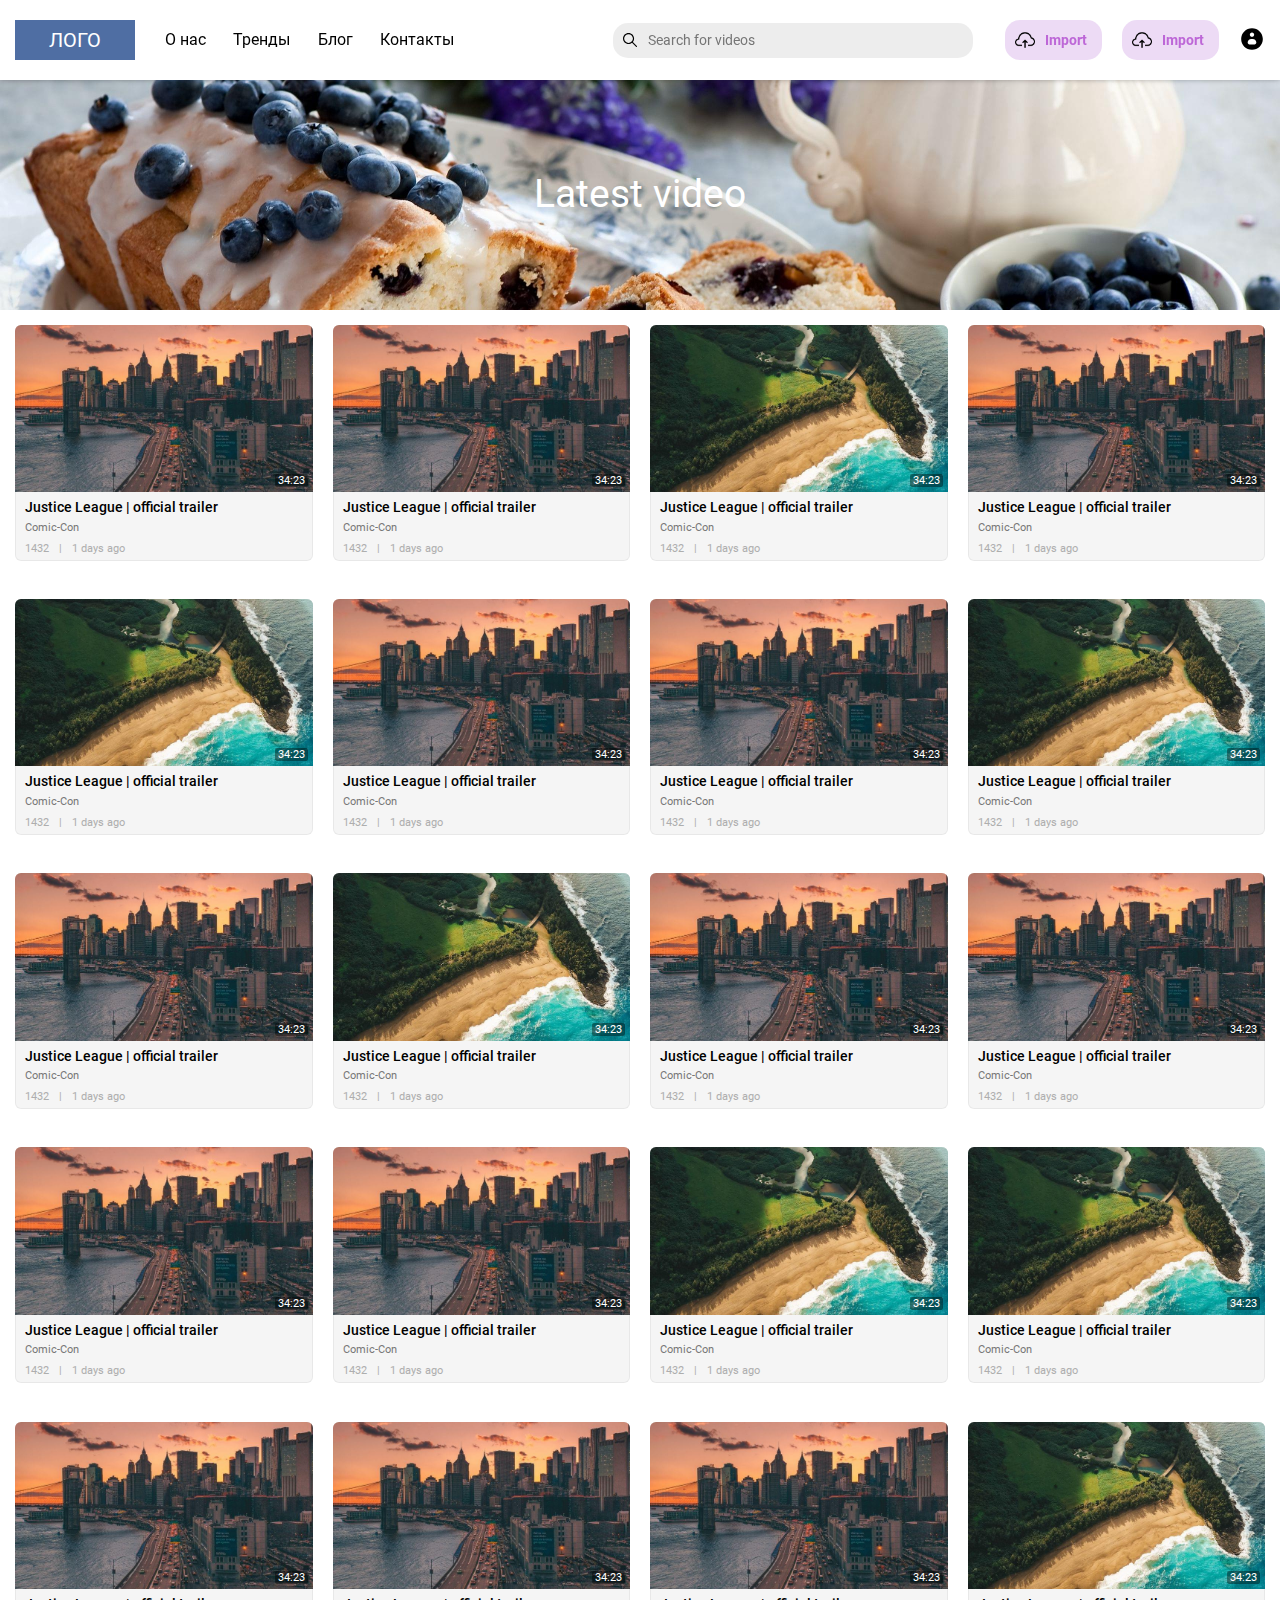
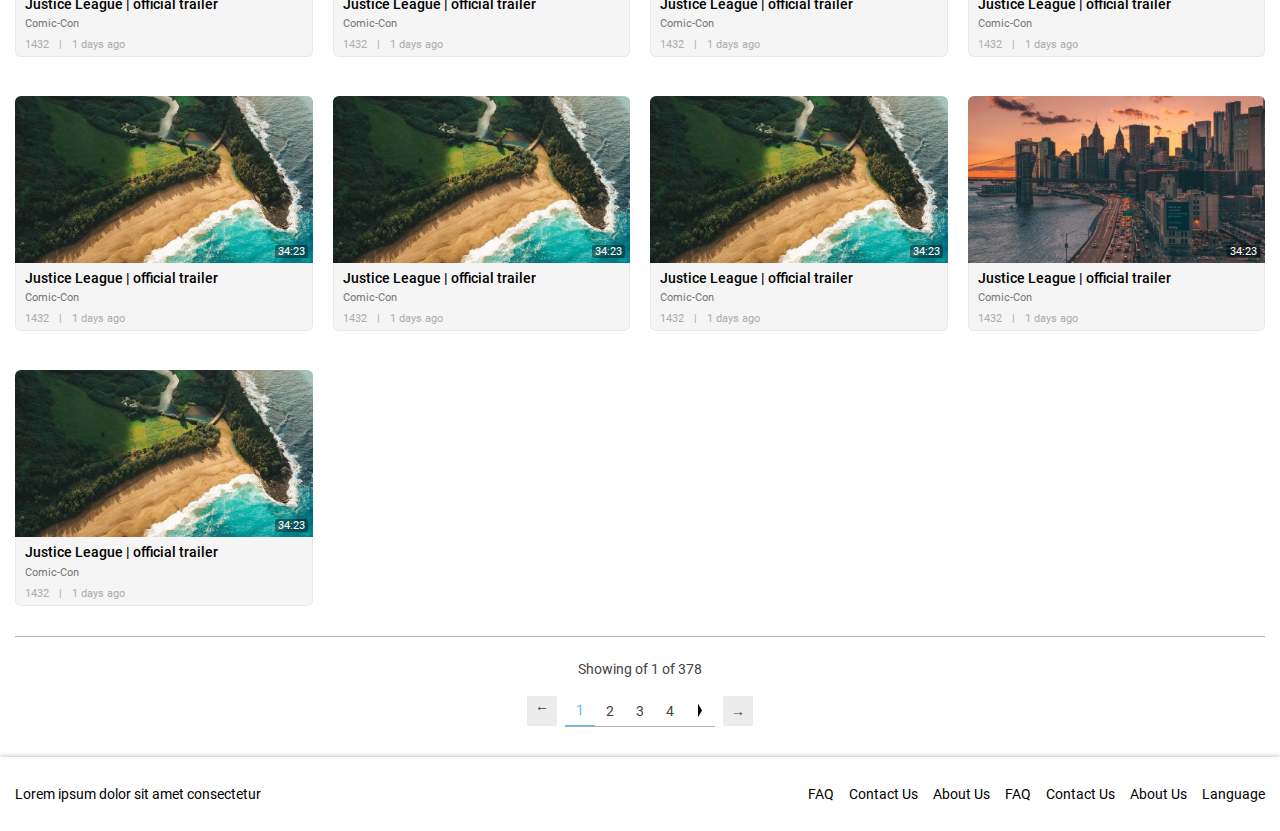
<file: latest-videos.html>
<!DOCTYPE html>
<html lang="ru">

<head>
	<title>Последние видео</title>
	<meta charset="UTF-8">
	<meta name="format-detection" content="telephone=no">
	<!-- <style>body{opacity: 0;}</style> -->
	<link rel="stylesheet" href="css/style.min.css?_v=20220416080154">
	<link rel="shortcut icon" href="favicon.ico">
	<!-- <meta name="robots" content="noindex, nofollow"> -->
	<meta name="viewport" content="width=device-width, initial-scale=1.0">
</head>

<body>
	<div class="wrapper">
		<header class="header">
			<a href="" class="header__logo">Лого</a>
			<div class="header__menu menu">
				<nav class="menu__body">
					<ul class="menu__list">
						<li class="menu__item">
							<a href="" class="menu__link">
								О нас
							</a>
						</li>
						<li class="menu__item">
							<a href="" class="menu__link">
								Тренды
							</a>
						</li>
						<li class="menu__item">
							<a href="" class="menu__link">
								Блог
							</a>
						</li>
						<li class="menu__item">
							<a href="" class="menu__link">
								Контакты
							</a>
						</li>
					</ul>
				</nav>
			</div>
			<form action="#" class="header__search">
				<div class="search-header">
					<div class="search-header__input">
						<input autocomplete="off" type="text" name="form[]" data-error="Ошибка" placeholder="Search for videos" class="input">
					</div>
				</div>
			</form>
			<div class="header__actions" data-da=".menu__body, 991.98">
				<a href="" class="header__upload">Import</a>
				<a href="" class="header__import">Import</a>
				<a href="" class="header__user" data-da=".header, 991.98, 3">
					<svg class="auth" width="26" height="26" viewBox="0 0 24 24" fill="none" xmlns="http://www.w3.org/2000/svg">
						<path fill-rule="evenodd" clip-rule="evenodd" d="M22 12C22 17.5228 17.5228 22 12 22C6.47715 22 2 17.5228 2 12C2 6.47715 6.47715 2 12 2C17.5228 2 22 6.47715 22 12ZM11.3333 12C9.49238 12 8 13.4924 8 15.3333C8 16.2538 8.74619 17 9.66667 17H14.3333C15.2538 17 16 16.2538 16 15.3333C16 13.4924 14.5076 12 12.6667 12H11.3333ZM12 10C13.1046 10 14 9.10457 14 8C14 6.89543 13.1046 6 12 6C10.8954 6 10 6.89543 10 8C10 9.10457 10.8954 10 12 10Z" fill="currentColor"></path>
					</svg>
				</a>
			</div>
			<button type="button" class="icon-menu"><span></span></button>
		</header>
		<main class="page">
			<a href="" class="theme">
				<img src="img/theme.png" alt="">
				<span>Themes</span>
			</a>
			<section class="latest-video">
				<div class="latest-video__top">
					<div class="latest-video__container">
						<h2 class="latest-video__title">Latest video</h2>
					</div>
				</div>
				<div class="latest-video__container">
					<div class="latest-video__body">
						<article class="item-video">
							<a href="" class="item-video__image">
								<img data-src="img/1.jpg" alt="">
								<div class="item-video__btn">
									<svg xmlns="http://www.w3.org/2000/svg" width="24" height="24" viewBox="0 0 24 24" fill="none" stroke="currentColor" stroke-width="2" stroke-linecap="round" stroke-linejoin="round" class="feather feather-play-circle">
										<circle cx="12" cy="12" r="10"></circle>
										<polygon points="10 8 16 12 10 16 10 8"></polygon>
									</svg>
								</div>
								<div class="item-video__duration">34:23</div>
							</a>
							<div class="item-video__body">
								<a href="" class="item-video__title">Justice League | official trailer</a>
								<a href="" class="item-video__athor">Comic-Con</a>
								<div class="item-video__info">
									<div class="item-video__views">1432</div> |
									<div class="item-video__date">1 days ago</div>
								</div>
							</div>
						</article>
						<article class="item-video">
							<a href="" class="item-video__image">
								<img data-src="img/1.jpg" alt="">
								<div class="item-video__btn">
									<svg xmlns="http://www.w3.org/2000/svg" width="24" height="24" viewBox="0 0 24 24" fill="none" stroke="currentColor" stroke-width="2" stroke-linecap="round" stroke-linejoin="round" class="feather feather-play-circle">
										<circle cx="12" cy="12" r="10"></circle>
										<polygon points="10 8 16 12 10 16 10 8"></polygon>
									</svg>
								</div>
								<div class="item-video__duration">34:23</div>
							</a>
							<div class="item-video__body">
								<a href="" class="item-video__title">Justice League | official trailer</a>
								<a href="" class="item-video__athor">Comic-Con</a>
								<div class="item-video__info">
									<div class="item-video__views">1432</div> |
									<div class="item-video__date">1 days ago</div>
								</div>
							</div>
						</article>
						<article class="item-video">
							<a href="" class="item-video__image">
								<img data-src="img/2.jpg" alt="">
								<div class="item-video__btn">
									<svg xmlns="http://www.w3.org/2000/svg" width="24" height="24" viewBox="0 0 24 24" fill="none" stroke="currentColor" stroke-width="2" stroke-linecap="round" stroke-linejoin="round" class="feather feather-play-circle">
										<circle cx="12" cy="12" r="10"></circle>
										<polygon points="10 8 16 12 10 16 10 8"></polygon>
									</svg>
								</div>
								<div class="item-video__duration">34:23</div>
							</a>
							<div class="item-video__body">
								<a href="" class="item-video__title">Justice League | official trailer</a>
								<a href="" class="item-video__athor">Comic-Con</a>
								<div class="item-video__info">
									<div class="item-video__views">1432</div> |
									<div class="item-video__date">1 days ago</div>
								</div>
							</div>
						</article>
						<article class="item-video">
							<a href="" class="item-video__image">
								<img data-src="img/1.jpg" alt="">
								<div class="item-video__btn">
									<svg xmlns="http://www.w3.org/2000/svg" width="24" height="24" viewBox="0 0 24 24" fill="none" stroke="currentColor" stroke-width="2" stroke-linecap="round" stroke-linejoin="round" class="feather feather-play-circle">
										<circle cx="12" cy="12" r="10"></circle>
										<polygon points="10 8 16 12 10 16 10 8"></polygon>
									</svg>
								</div>
								<div class="item-video__duration">34:23</div>
							</a>
							<div class="item-video__body">
								<a href="" class="item-video__title">Justice League | official trailer</a>
								<a href="" class="item-video__athor">Comic-Con</a>
								<div class="item-video__info">
									<div class="item-video__views">1432</div> |
									<div class="item-video__date">1 days ago</div>
								</div>
							</div>
						</article>
						<article class="item-video">
							<a href="" class="item-video__image">
								<img data-src="img/2.jpg" alt="">
								<div class="item-video__btn">
									<svg xmlns="http://www.w3.org/2000/svg" width="24" height="24" viewBox="0 0 24 24" fill="none" stroke="currentColor" stroke-width="2" stroke-linecap="round" stroke-linejoin="round" class="feather feather-play-circle">
										<circle cx="12" cy="12" r="10"></circle>
										<polygon points="10 8 16 12 10 16 10 8"></polygon>
									</svg>
								</div>
								<div class="item-video__duration">34:23</div>
							</a>
							<div class="item-video__body">
								<a href="" class="item-video__title">Justice League | official trailer</a>
								<a href="" class="item-video__athor">Comic-Con</a>
								<div class="item-video__info">
									<div class="item-video__views">1432</div> |
									<div class="item-video__date">1 days ago</div>
								</div>
							</div>
						</article>
						<article class="item-video">
							<a href="" class="item-video__image">
								<img data-src="img/1.jpg" alt="">
								<div class="item-video__btn">
									<svg xmlns="http://www.w3.org/2000/svg" width="24" height="24" viewBox="0 0 24 24" fill="none" stroke="currentColor" stroke-width="2" stroke-linecap="round" stroke-linejoin="round" class="feather feather-play-circle">
										<circle cx="12" cy="12" r="10"></circle>
										<polygon points="10 8 16 12 10 16 10 8"></polygon>
									</svg>
								</div>
								<div class="item-video__duration">34:23</div>
							</a>
							<div class="item-video__body">
								<a href="" class="item-video__title">Justice League | official trailer</a>
								<a href="" class="item-video__athor">Comic-Con</a>
								<div class="item-video__info">
									<div class="item-video__views">1432</div> |
									<div class="item-video__date">1 days ago</div>
								</div>
							</div>
						</article>
						<article class="item-video">
							<a href="" class="item-video__image">
								<img data-src="img/1.jpg" alt="">
								<div class="item-video__btn">
									<svg xmlns="http://www.w3.org/2000/svg" width="24" height="24" viewBox="0 0 24 24" fill="none" stroke="currentColor" stroke-width="2" stroke-linecap="round" stroke-linejoin="round" class="feather feather-play-circle">
										<circle cx="12" cy="12" r="10"></circle>
										<polygon points="10 8 16 12 10 16 10 8"></polygon>
									</svg>
								</div>
								<div class="item-video__duration">34:23</div>
							</a>
							<div class="item-video__body">
								<a href="" class="item-video__title">Justice League | official trailer</a>
								<a href="" class="item-video__athor">Comic-Con</a>
								<div class="item-video__info">
									<div class="item-video__views">1432</div> |
									<div class="item-video__date">1 days ago</div>
								</div>
							</div>
						</article>
						<article class="item-video">
							<a href="" class="item-video__image">
								<img data-src="img/2.jpg" alt="">
								<div class="item-video__btn">
									<svg xmlns="http://www.w3.org/2000/svg" width="24" height="24" viewBox="0 0 24 24" fill="none" stroke="currentColor" stroke-width="2" stroke-linecap="round" stroke-linejoin="round" class="feather feather-play-circle">
										<circle cx="12" cy="12" r="10"></circle>
										<polygon points="10 8 16 12 10 16 10 8"></polygon>
									</svg>
								</div>
								<div class="item-video__duration">34:23</div>
							</a>
							<div class="item-video__body">
								<a href="" class="item-video__title">Justice League | official trailer</a>
								<a href="" class="item-video__athor">Comic-Con</a>
								<div class="item-video__info">
									<div class="item-video__views">1432</div> |
									<div class="item-video__date">1 days ago</div>
								</div>
							</div>
						</article>
						<article class="item-video">
							<a href="" class="item-video__image">
								<img data-src="img/1.jpg" alt="">
								<div class="item-video__btn">
									<svg xmlns="http://www.w3.org/2000/svg" width="24" height="24" viewBox="0 0 24 24" fill="none" stroke="currentColor" stroke-width="2" stroke-linecap="round" stroke-linejoin="round" class="feather feather-play-circle">
										<circle cx="12" cy="12" r="10"></circle>
										<polygon points="10 8 16 12 10 16 10 8"></polygon>
									</svg>
								</div>
								<div class="item-video__duration">34:23</div>
							</a>
							<div class="item-video__body">
								<a href="" class="item-video__title">Justice League | official trailer</a>
								<a href="" class="item-video__athor">Comic-Con</a>
								<div class="item-video__info">
									<div class="item-video__views">1432</div> |
									<div class="item-video__date">1 days ago</div>
								</div>
							</div>
						</article>
						<article class="item-video">
							<a href="" class="item-video__image">
								<img data-src="img/2.jpg" alt="">
								<div class="item-video__btn">
									<svg xmlns="http://www.w3.org/2000/svg" width="24" height="24" viewBox="0 0 24 24" fill="none" stroke="currentColor" stroke-width="2" stroke-linecap="round" stroke-linejoin="round" class="feather feather-play-circle">
										<circle cx="12" cy="12" r="10"></circle>
										<polygon points="10 8 16 12 10 16 10 8"></polygon>
									</svg>
								</div>
								<div class="item-video__duration">34:23</div>
							</a>
							<div class="item-video__body">
								<a href="" class="item-video__title">Justice League | official trailer</a>
								<a href="" class="item-video__athor">Comic-Con</a>
								<div class="item-video__info">
									<div class="item-video__views">1432</div> |
									<div class="item-video__date">1 days ago</div>
								</div>
							</div>
						</article>
						<article class="item-video">
							<a href="" class="item-video__image">
								<img data-src="img/1.jpg" alt="">
								<div class="item-video__btn">
									<svg xmlns="http://www.w3.org/2000/svg" width="24" height="24" viewBox="0 0 24 24" fill="none" stroke="currentColor" stroke-width="2" stroke-linecap="round" stroke-linejoin="round" class="feather feather-play-circle">
										<circle cx="12" cy="12" r="10"></circle>
										<polygon points="10 8 16 12 10 16 10 8"></polygon>
									</svg>
								</div>
								<div class="item-video__duration">34:23</div>
							</a>
							<div class="item-video__body">
								<a href="" class="item-video__title">Justice League | official trailer</a>
								<a href="" class="item-video__athor">Comic-Con</a>
								<div class="item-video__info">
									<div class="item-video__views">1432</div> |
									<div class="item-video__date">1 days ago</div>
								</div>
							</div>
						</article>
						<article class="item-video">
							<a href="" class="item-video__image">
								<img data-src="img/1.jpg" alt="">
								<div class="item-video__btn">
									<svg xmlns="http://www.w3.org/2000/svg" width="24" height="24" viewBox="0 0 24 24" fill="none" stroke="currentColor" stroke-width="2" stroke-linecap="round" stroke-linejoin="round" class="feather feather-play-circle">
										<circle cx="12" cy="12" r="10"></circle>
										<polygon points="10 8 16 12 10 16 10 8"></polygon>
									</svg>
								</div>
								<div class="item-video__duration">34:23</div>
							</a>
							<div class="item-video__body">
								<a href="" class="item-video__title">Justice League | official trailer</a>
								<a href="" class="item-video__athor">Comic-Con</a>
								<div class="item-video__info">
									<div class="item-video__views">1432</div> |
									<div class="item-video__date">1 days ago</div>
								</div>
							</div>
						</article>
						<article class="item-video">
							<a href="" class="item-video__image">
								<img data-src="img/1.jpg" alt="">
								<div class="item-video__btn">
									<svg xmlns="http://www.w3.org/2000/svg" width="24" height="24" viewBox="0 0 24 24" fill="none" stroke="currentColor" stroke-width="2" stroke-linecap="round" stroke-linejoin="round" class="feather feather-play-circle">
										<circle cx="12" cy="12" r="10"></circle>
										<polygon points="10 8 16 12 10 16 10 8"></polygon>
									</svg>
								</div>
								<div class="item-video__duration">34:23</div>
							</a>
							<div class="item-video__body">
								<a href="" class="item-video__title">Justice League | official trailer</a>
								<a href="" class="item-video__athor">Comic-Con</a>
								<div class="item-video__info">
									<div class="item-video__views">1432</div> |
									<div class="item-video__date">1 days ago</div>
								</div>
							</div>
						</article>
						<article class="item-video">
							<a href="" class="item-video__image">
								<img data-src="img/1.jpg" alt="">
								<div class="item-video__btn">
									<svg xmlns="http://www.w3.org/2000/svg" width="24" height="24" viewBox="0 0 24 24" fill="none" stroke="currentColor" stroke-width="2" stroke-linecap="round" stroke-linejoin="round" class="feather feather-play-circle">
										<circle cx="12" cy="12" r="10"></circle>
										<polygon points="10 8 16 12 10 16 10 8"></polygon>
									</svg>
								</div>
								<div class="item-video__duration">34:23</div>
							</a>
							<div class="item-video__body">
								<a href="" class="item-video__title">Justice League | official trailer</a>
								<a href="" class="item-video__athor">Comic-Con</a>
								<div class="item-video__info">
									<div class="item-video__views">1432</div> |
									<div class="item-video__date">1 days ago</div>
								</div>
							</div>
						</article>
						<article class="item-video">
							<a href="" class="item-video__image">
								<img data-src="img/2.jpg" alt="">
								<div class="item-video__btn">
									<svg xmlns="http://www.w3.org/2000/svg" width="24" height="24" viewBox="0 0 24 24" fill="none" stroke="currentColor" stroke-width="2" stroke-linecap="round" stroke-linejoin="round" class="feather feather-play-circle">
										<circle cx="12" cy="12" r="10"></circle>
										<polygon points="10 8 16 12 10 16 10 8"></polygon>
									</svg>
								</div>
								<div class="item-video__duration">34:23</div>
							</a>
							<div class="item-video__body">
								<a href="" class="item-video__title">Justice League | official trailer</a>
								<a href="" class="item-video__athor">Comic-Con</a>
								<div class="item-video__info">
									<div class="item-video__views">1432</div> |
									<div class="item-video__date">1 days ago</div>
								</div>
							</div>
						</article>
						<article class="item-video">
							<a href="" class="item-video__image">
								<img data-src="img/2.jpg" alt="">
								<div class="item-video__btn">
									<svg xmlns="http://www.w3.org/2000/svg" width="24" height="24" viewBox="0 0 24 24" fill="none" stroke="currentColor" stroke-width="2" stroke-linecap="round" stroke-linejoin="round" class="feather feather-play-circle">
										<circle cx="12" cy="12" r="10"></circle>
										<polygon points="10 8 16 12 10 16 10 8"></polygon>
									</svg>
								</div>
								<div class="item-video__duration">34:23</div>
							</a>
							<div class="item-video__body">
								<a href="" class="item-video__title">Justice League | official trailer</a>
								<a href="" class="item-video__athor">Comic-Con</a>
								<div class="item-video__info">
									<div class="item-video__views">1432</div> |
									<div class="item-video__date">1 days ago</div>
								</div>
							</div>
						</article>
						<article class="item-video">
							<a href="" class="item-video__image">
								<img data-src="img/1.jpg" alt="">
								<div class="item-video__btn">
									<svg xmlns="http://www.w3.org/2000/svg" width="24" height="24" viewBox="0 0 24 24" fill="none" stroke="currentColor" stroke-width="2" stroke-linecap="round" stroke-linejoin="round" class="feather feather-play-circle">
										<circle cx="12" cy="12" r="10"></circle>
										<polygon points="10 8 16 12 10 16 10 8"></polygon>
									</svg>
								</div>
								<div class="item-video__duration">34:23</div>
							</a>
							<div class="item-video__body">
								<a href="" class="item-video__title">Justice League | official trailer</a>
								<a href="" class="item-video__athor">Comic-Con</a>
								<div class="item-video__info">
									<div class="item-video__views">1432</div> |
									<div class="item-video__date">1 days ago</div>
								</div>
							</div>
						</article>
						<article class="item-video">
							<a href="" class="item-video__image">
								<img data-src="img/1.jpg" alt="">
								<div class="item-video__btn">
									<svg xmlns="http://www.w3.org/2000/svg" width="24" height="24" viewBox="0 0 24 24" fill="none" stroke="currentColor" stroke-width="2" stroke-linecap="round" stroke-linejoin="round" class="feather feather-play-circle">
										<circle cx="12" cy="12" r="10"></circle>
										<polygon points="10 8 16 12 10 16 10 8"></polygon>
									</svg>
								</div>
								<div class="item-video__duration">34:23</div>
							</a>
							<div class="item-video__body">
								<a href="" class="item-video__title">Justice League | official trailer</a>
								<a href="" class="item-video__athor">Comic-Con</a>
								<div class="item-video__info">
									<div class="item-video__views">1432</div> |
									<div class="item-video__date">1 days ago</div>
								</div>
							</div>
						</article>
						<article class="item-video">
							<a href="" class="item-video__image">
								<img data-src="img/1.jpg" alt="">
								<div class="item-video__btn">
									<svg xmlns="http://www.w3.org/2000/svg" width="24" height="24" viewBox="0 0 24 24" fill="none" stroke="currentColor" stroke-width="2" stroke-linecap="round" stroke-linejoin="round" class="feather feather-play-circle">
										<circle cx="12" cy="12" r="10"></circle>
										<polygon points="10 8 16 12 10 16 10 8"></polygon>
									</svg>
								</div>
								<div class="item-video__duration">34:23</div>
							</a>
							<div class="item-video__body">
								<a href="" class="item-video__title">Justice League | official trailer</a>
								<a href="" class="item-video__athor">Comic-Con</a>
								<div class="item-video__info">
									<div class="item-video__views">1432</div> |
									<div class="item-video__date">1 days ago</div>
								</div>
							</div>
						</article>
						<article class="item-video">
							<a href="" class="item-video__image">
								<img data-src="img/2.jpg" alt="">
								<div class="item-video__btn">
									<svg xmlns="http://www.w3.org/2000/svg" width="24" height="24" viewBox="0 0 24 24" fill="none" stroke="currentColor" stroke-width="2" stroke-linecap="round" stroke-linejoin="round" class="feather feather-play-circle">
										<circle cx="12" cy="12" r="10"></circle>
										<polygon points="10 8 16 12 10 16 10 8"></polygon>
									</svg>
								</div>
								<div class="item-video__duration">34:23</div>
							</a>
							<div class="item-video__body">
								<a href="" class="item-video__title">Justice League | official trailer</a>
								<a href="" class="item-video__athor">Comic-Con</a>
								<div class="item-video__info">
									<div class="item-video__views">1432</div> |
									<div class="item-video__date">1 days ago</div>
								</div>
							</div>
						</article>
						<article class="item-video">
							<a href="" class="item-video__image">
								<img data-src="img/2.jpg" alt="">
								<div class="item-video__btn">
									<svg xmlns="http://www.w3.org/2000/svg" width="24" height="24" viewBox="0 0 24 24" fill="none" stroke="currentColor" stroke-width="2" stroke-linecap="round" stroke-linejoin="round" class="feather feather-play-circle">
										<circle cx="12" cy="12" r="10"></circle>
										<polygon points="10 8 16 12 10 16 10 8"></polygon>
									</svg>
								</div>
								<div class="item-video__duration">34:23</div>
							</a>
							<div class="item-video__body">
								<a href="" class="item-video__title">Justice League | official trailer</a>
								<a href="" class="item-video__athor">Comic-Con</a>
								<div class="item-video__info">
									<div class="item-video__views">1432</div> |
									<div class="item-video__date">1 days ago</div>
								</div>
							</div>
						</article>
						<article class="item-video">
							<a href="" class="item-video__image">
								<img data-src="img/2.jpg" alt="">
								<div class="item-video__btn">
									<svg xmlns="http://www.w3.org/2000/svg" width="24" height="24" viewBox="0 0 24 24" fill="none" stroke="currentColor" stroke-width="2" stroke-linecap="round" stroke-linejoin="round" class="feather feather-play-circle">
										<circle cx="12" cy="12" r="10"></circle>
										<polygon points="10 8 16 12 10 16 10 8"></polygon>
									</svg>
								</div>
								<div class="item-video__duration">34:23</div>
							</a>
							<div class="item-video__body">
								<a href="" class="item-video__title">Justice League | official trailer</a>
								<a href="" class="item-video__athor">Comic-Con</a>
								<div class="item-video__info">
									<div class="item-video__views">1432</div> |
									<div class="item-video__date">1 days ago</div>
								</div>
							</div>
						</article>
						<article class="item-video">
							<a href="" class="item-video__image">
								<img data-src="img/2.jpg" alt="">
								<div class="item-video__btn">
									<svg xmlns="http://www.w3.org/2000/svg" width="24" height="24" viewBox="0 0 24 24" fill="none" stroke="currentColor" stroke-width="2" stroke-linecap="round" stroke-linejoin="round" class="feather feather-play-circle">
										<circle cx="12" cy="12" r="10"></circle>
										<polygon points="10 8 16 12 10 16 10 8"></polygon>
									</svg>
								</div>
								<div class="item-video__duration">34:23</div>
							</a>
							<div class="item-video__body">
								<a href="" class="item-video__title">Justice League | official trailer</a>
								<a href="" class="item-video__athor">Comic-Con</a>
								<div class="item-video__info">
									<div class="item-video__views">1432</div> |
									<div class="item-video__date">1 days ago</div>
								</div>
							</div>
						</article>
						<article class="item-video">
							<a href="" class="item-video__image">
								<img data-src="img/1.jpg" alt="">
								<div class="item-video__btn">
									<svg xmlns="http://www.w3.org/2000/svg" width="24" height="24" viewBox="0 0 24 24" fill="none" stroke="currentColor" stroke-width="2" stroke-linecap="round" stroke-linejoin="round" class="feather feather-play-circle">
										<circle cx="12" cy="12" r="10"></circle>
										<polygon points="10 8 16 12 10 16 10 8"></polygon>
									</svg>
								</div>
								<div class="item-video__duration">34:23</div>
							</a>
							<div class="item-video__body">
								<a href="" class="item-video__title">Justice League | official trailer</a>
								<a href="" class="item-video__athor">Comic-Con</a>
								<div class="item-video__info">
									<div class="item-video__views">1432</div> |
									<div class="item-video__date">1 days ago</div>
								</div>
							</div>
						</article>
						<article class="item-video">
							<a href="" class="item-video__image">
								<img data-src="img/2.jpg" alt="">
								<div class="item-video__btn">
									<svg xmlns="http://www.w3.org/2000/svg" width="24" height="24" viewBox="0 0 24 24" fill="none" stroke="currentColor" stroke-width="2" stroke-linecap="round" stroke-linejoin="round" class="feather feather-play-circle">
										<circle cx="12" cy="12" r="10"></circle>
										<polygon points="10 8 16 12 10 16 10 8"></polygon>
									</svg>
								</div>
								<div class="item-video__duration">34:23</div>
							</a>
							<div class="item-video__body">
								<a href="" class="item-video__title">Justice League | official trailer</a>
								<a href="" class="item-video__athor">Comic-Con</a>
								<div class="item-video__info">
									<div class="item-video__views">1432</div> |
									<div class="item-video__date">1 days ago</div>
								</div>
							</div>
						</article>
					</div>
					<div class="latest-video__footer">
						<div class="latest-video__show">Showing of 1 of 378</div>
						<div class="pagging">
							<a href="" class="pagging__arrow pagging__arrow_prev">→</a>
							<ul class="pagging__list">
								<li>
									<a href="" class="pagging__item _active">1</a>
								</li>
								<li>
									<a href="" class="pagging__item">2</a>
								</li>
								<li>
									<a href="" class="pagging__item">3</a>
								</li>
								<li>
									<a href="" class="pagging__item">4</a>
								</li>
								<li>
									<a href="" class="pagging__item">
										<svg width="20" height="52" viewBox="0 0 20 52" xmlns="http://www.w3.org/2000/svg">
											<path d="M17 49L3 26L17 3" stroke-width="6" stroke-linecap="round" stroke-linejoin="round" />
										</svg>
									</a>
								</li>
							</ul>
							<a href="" class="pagging__arrow">→</a>
						</div>
					</div>
				</div>
			</section>
		</main>
		<footer class="footer">
			<div class="footer__container">
				<div class="footer__copy">Lorem ipsum dolor sit amet consectetur</div>
				<ul class="footer__menu">
					<li><a href="" class="footer__item">FAQ</a></li>
					<li><a href="" class="footer__item">Contact Us</a></li>
					<li><a href="" class="footer__item">About Us</a></li>
					<li><a href="" class="footer__item">FAQ</a></li>
					<li><a href="" class="footer__item">Contact Us</a></li>
					<li><a href="" class="footer__item">About Us</a></li>
					<li><a href="" class="footer__item">Language</a></li>
				</ul>
			</div>
		</footer>
	</div>
	<!-- <div id="popup" aria-hidden="true" class="popup">
	<div class="popup__wrapper">
		<div class="popup__content">
			<button data-close type="button" class="popup__close">Закрыть</button>
			<div class="popup__text">
				Text
			</div>
		</div>
	</div>
</div> -->
	<script src="js/app.min.js?_v=20220416080154"></script>
</body>

</html>
</file>
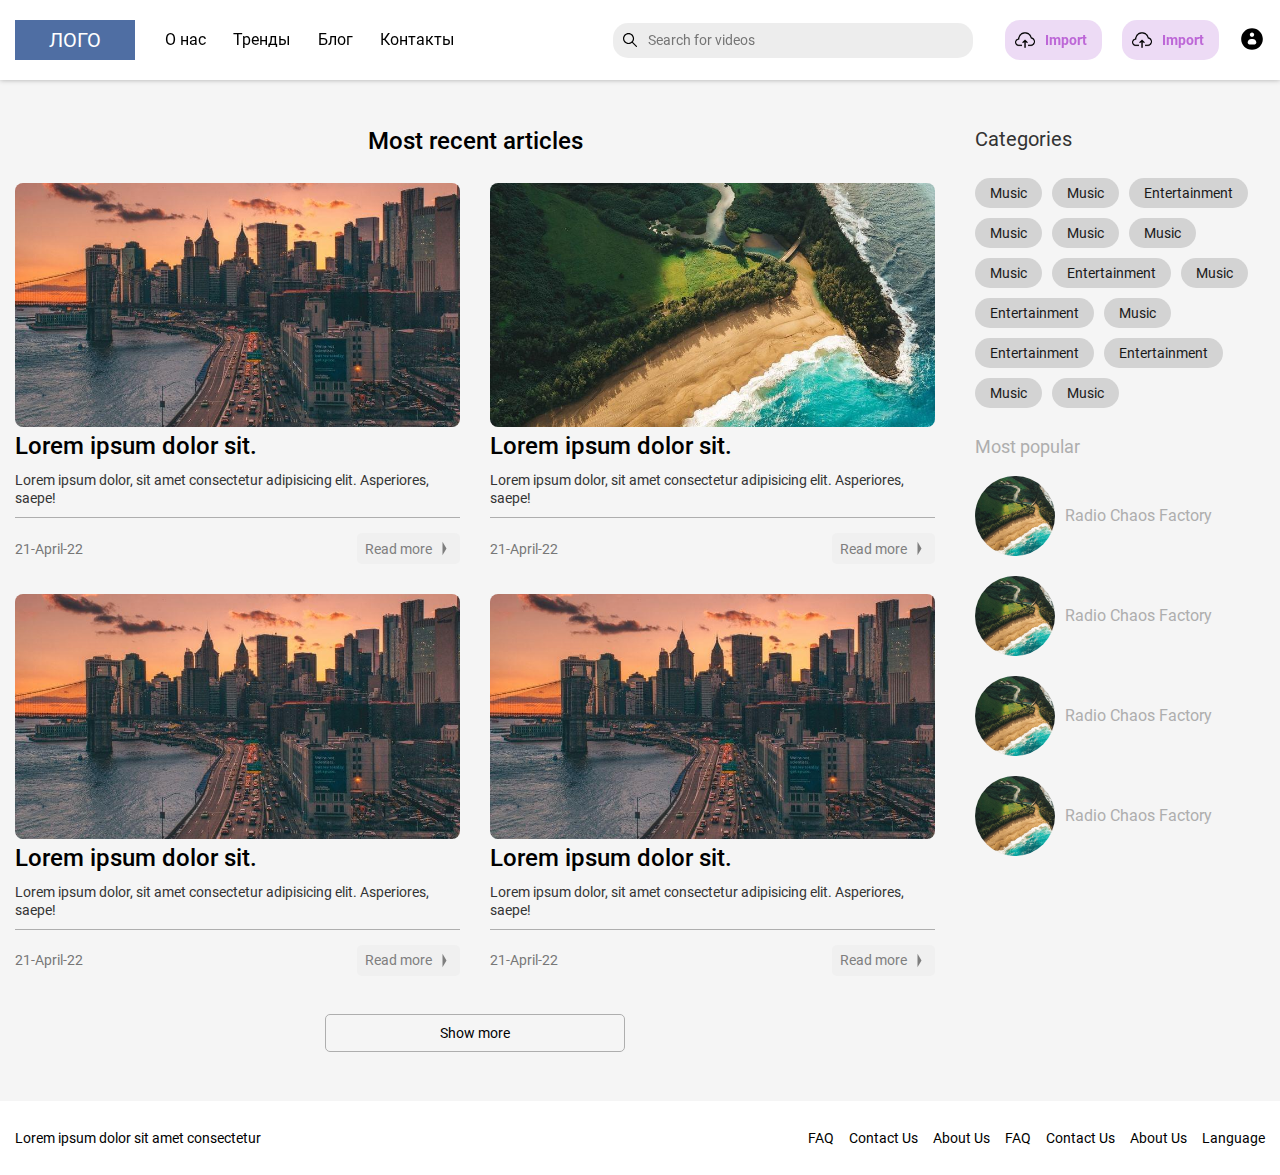
<file: resent-articles.html>
<!DOCTYPE html>
<html lang="ru">

<head>
	<title>Последние статьи</title>
	<meta charset="UTF-8">
	<meta name="format-detection" content="telephone=no">
	<!-- <style>body{opacity: 0;}</style> -->
	<link rel="stylesheet" href="css/style.min.css?_v=20220416080154">
	<link rel="shortcut icon" href="favicon.ico">
	<!-- <meta name="robots" content="noindex, nofollow"> -->
	<meta name="viewport" content="width=device-width, initial-scale=1.0">
</head>

<body>
	<div class="wrapper">
		<header class="header">
			<a href="" class="header__logo">Лого</a>
			<div class="header__menu menu">
				<nav class="menu__body">
					<ul class="menu__list">
						<li class="menu__item">
							<a href="" class="menu__link">
								О нас
							</a>
						</li>
						<li class="menu__item">
							<a href="" class="menu__link">
								Тренды
							</a>
						</li>
						<li class="menu__item">
							<a href="" class="menu__link">
								Блог
							</a>
						</li>
						<li class="menu__item">
							<a href="" class="menu__link">
								Контакты
							</a>
						</li>
					</ul>
				</nav>
			</div>
			<form action="#" class="header__search">
				<div class="search-header">
					<div class="search-header__input">
						<input autocomplete="off" type="text" name="form[]" data-error="Ошибка" placeholder="Search for videos" class="input">
					</div>
				</div>
			</form>
			<div class="header__actions" data-da=".menu__body, 991.98">
				<a href="" class="header__upload">Import</a>
				<a href="" class="header__import">Import</a>
				<a href="" class="header__user" data-da=".header, 991.98, 3">
					<svg class="auth" width="26" height="26" viewBox="0 0 24 24" fill="none" xmlns="http://www.w3.org/2000/svg">
						<path fill-rule="evenodd" clip-rule="evenodd" d="M22 12C22 17.5228 17.5228 22 12 22C6.47715 22 2 17.5228 2 12C2 6.47715 6.47715 2 12 2C17.5228 2 22 6.47715 22 12ZM11.3333 12C9.49238 12 8 13.4924 8 15.3333C8 16.2538 8.74619 17 9.66667 17H14.3333C15.2538 17 16 16.2538 16 15.3333C16 13.4924 14.5076 12 12.6667 12H11.3333ZM12 10C13.1046 10 14 9.10457 14 8C14 6.89543 13.1046 6 12 6C10.8954 6 10 6.89543 10 8C10 9.10457 10.8954 10 12 10Z" fill="currentColor"></path>
					</svg>
				</a>
			</div>
			<button type="button" class="icon-menu"><span></span></button>
		</header>
		<main class="page">
			<a href="" class="theme">
				<img src="img/theme.png" alt="">
				<span>Themes</span>
			</a>
			<section class="resent-articels">
				<div class="resent-articels__container">
					<div class="resent-articels__body">
						<h2 class="resent-articels__title">Most recent articles</h2>
						<div class="resent-articels__content">
							<article class="article">
								<a href="" class="article__image-ibg">
									<img data-src="img/1.jpg" alt="">
								</a>
								<a href="" class="article__title">Lorem ipsum dolor sit.</a>
								<p class="article__text">Lorem ipsum dolor, sit amet consectetur adipisicing elit. Asperiores, saepe!</p>
								<div class="article__info">
									<div class="article__date">21-April-22</div>
									<a class="article__more" href="">
										Read more
										<svg width="20" height="52" viewBox="0 0 20 52" xmlns="http://www.w3.org/2000/svg">
											<path d="M17 49L3 26L17 3" stroke-width="6" stroke-linecap="round" stroke-linejoin="round" />
										</svg>
									</a>
								</div>
							</article>
							<article class="article">
								<a href="" class="article__image-ibg">
									<img data-src="img/2.jpg" alt="">
								</a>
								<a href="" class="article__title">Lorem ipsum dolor sit.</a>
								<p class="article__text">Lorem ipsum dolor, sit amet consectetur adipisicing elit. Asperiores, saepe!</p>
								<div class="article__info">
									<div class="article__date">21-April-22</div>
									<a class="article__more" href="">
										Read more
										<svg width="20" height="52" viewBox="0 0 20 52" xmlns="http://www.w3.org/2000/svg">
											<path d="M17 49L3 26L17 3" stroke-width="6" stroke-linecap="round" stroke-linejoin="round" />
										</svg>
									</a>
								</div>
							</article>
							<article class="article">
								<a href="" class="article__image-ibg">
									<img data-src="img/1.jpg" alt="">
								</a>
								<a href="" class="article__title">Lorem ipsum dolor sit.</a>
								<p class="article__text">Lorem ipsum dolor, sit amet consectetur adipisicing elit. Asperiores, saepe!</p>
								<div class="article__info">
									<div class="article__date">21-April-22</div>
									<a class="article__more" href="">
										Read more
										<svg width="20" height="52" viewBox="0 0 20 52" xmlns="http://www.w3.org/2000/svg">
											<path d="M17 49L3 26L17 3" stroke-width="6" stroke-linecap="round" stroke-linejoin="round" />
										</svg>
									</a>
								</div>
							</article>
							<article class="article">
								<a href="" class="article__image-ibg">
									<img data-src="img/1.jpg" alt="">
								</a>
								<a href="" class="article__title">Lorem ipsum dolor sit.</a>
								<p class="article__text">Lorem ipsum dolor, sit amet consectetur adipisicing elit. Asperiores, saepe!</p>
								<div class="article__info">
									<div class="article__date">21-April-22</div>
									<a class="article__more" href="">
										Read more
										<svg width="20" height="52" viewBox="0 0 20 52" xmlns="http://www.w3.org/2000/svg">
											<path d="M17 49L3 26L17 3" stroke-width="6" stroke-linecap="round" stroke-linejoin="round" />
										</svg>
									</a>
								</div>
							</article>
						</div>
						<div class="resent-articels__footer">
							<button type="button" class="resent-articels__more">Show more</button>
						</div>
					</div>
					<aside class="resent-articels__side side-resent-articels">
						<div class="side-resent-articels__categories categories-articels">
							<h6 class="categories-articels__title">Categories</h6>
							<ul class="categories-articels__list">
								<li class="categories-articels__item">Music</li>
								<li class="categories-articels__item">Music</li>
								<li class="categories-articels__item">Entertainment</li>
								<li class="categories-articels__item">Music</li>
								<li class="categories-articels__item">Music</li>
								<li class="categories-articels__item">Music</li>
								<li class="categories-articels__item">Music</li>
								<li class="categories-articels__item">Entertainment</li>
								<li class="categories-articels__item">Music</li>
								<li class="categories-articels__item">Entertainment</li>
								<li class="categories-articels__item">Music</li>
								<li class="categories-articels__item">Entertainment</li>
								<li class="categories-articels__item">Entertainment</li>
								<li class="categories-articels__item">Music</li>
								<li class="categories-articels__item">Music</li>
							</ul>
						</div>
						<div class="side-resent-articels__popular popular-articels">
							<h6 class="popular-articels__title">Most popular</h6>
							<ul class="popular-articels__list">
								<li class="popular-articels__item">
									<div class="popular-articels__image">
										<img src="img/2.jpg" alt="">
									</div>
									<a href="" class="popular-articels__link">Radio Chaos Factory</a>
								</li>
								<li class="popular-articels__item">
									<div class="popular-articels__image">
										<img src="img/2.jpg" alt="">
									</div>
									<a href="" class="popular-articels__link">Radio Chaos Factory</a>
								</li>
								<li class="popular-articels__item">
									<div class="popular-articels__image">
										<img src="img/2.jpg" alt="">
									</div>
									<a href="" class="popular-articels__link">Radio Chaos Factory</a>
								</li>
								<li class="popular-articels__item">
									<div class="popular-articels__image">
										<img src="img/2.jpg" alt="">
									</div>
									<a href="" class="popular-articels__link">Radio Chaos Factory</a>
								</li>
							</ul>
						</div>
					</aside>
				</div>
			</section>
		</main>
		<footer class="footer">
			<div class="footer__container">
				<div class="footer__copy">Lorem ipsum dolor sit amet consectetur</div>
				<ul class="footer__menu">
					<li><a href="" class="footer__item">FAQ</a></li>
					<li><a href="" class="footer__item">Contact Us</a></li>
					<li><a href="" class="footer__item">About Us</a></li>
					<li><a href="" class="footer__item">FAQ</a></li>
					<li><a href="" class="footer__item">Contact Us</a></li>
					<li><a href="" class="footer__item">About Us</a></li>
					<li><a href="" class="footer__item">Language</a></li>
				</ul>
			</div>
		</footer>
	</div>
	<!-- <div id="popup" aria-hidden="true" class="popup">
	<div class="popup__wrapper">
		<div class="popup__content">
			<button data-close type="button" class="popup__close">Закрыть</button>
			<div class="popup__text">
				Text
			</div>
		</div>
	</div>
</div> -->
	<script src="js/app.min.js?_v=20220416080154"></script>
</body>

</html>
</file>
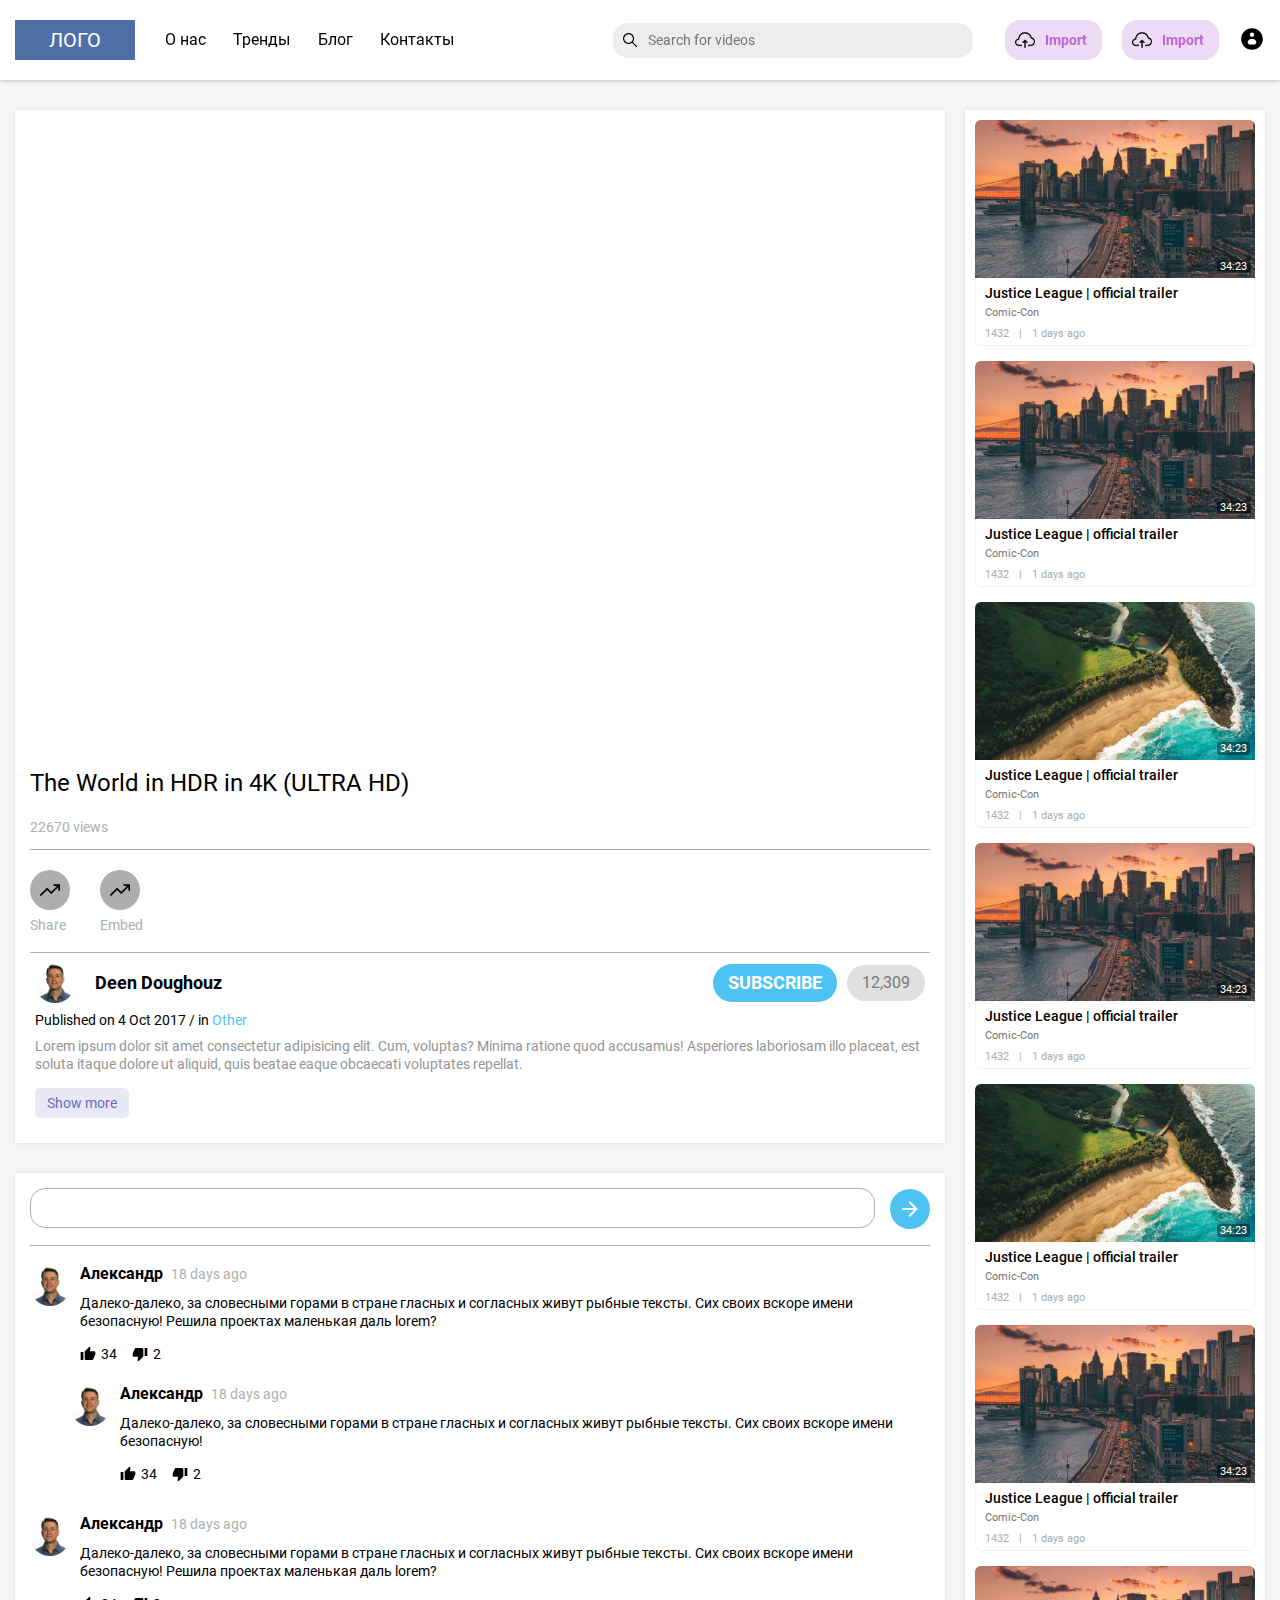
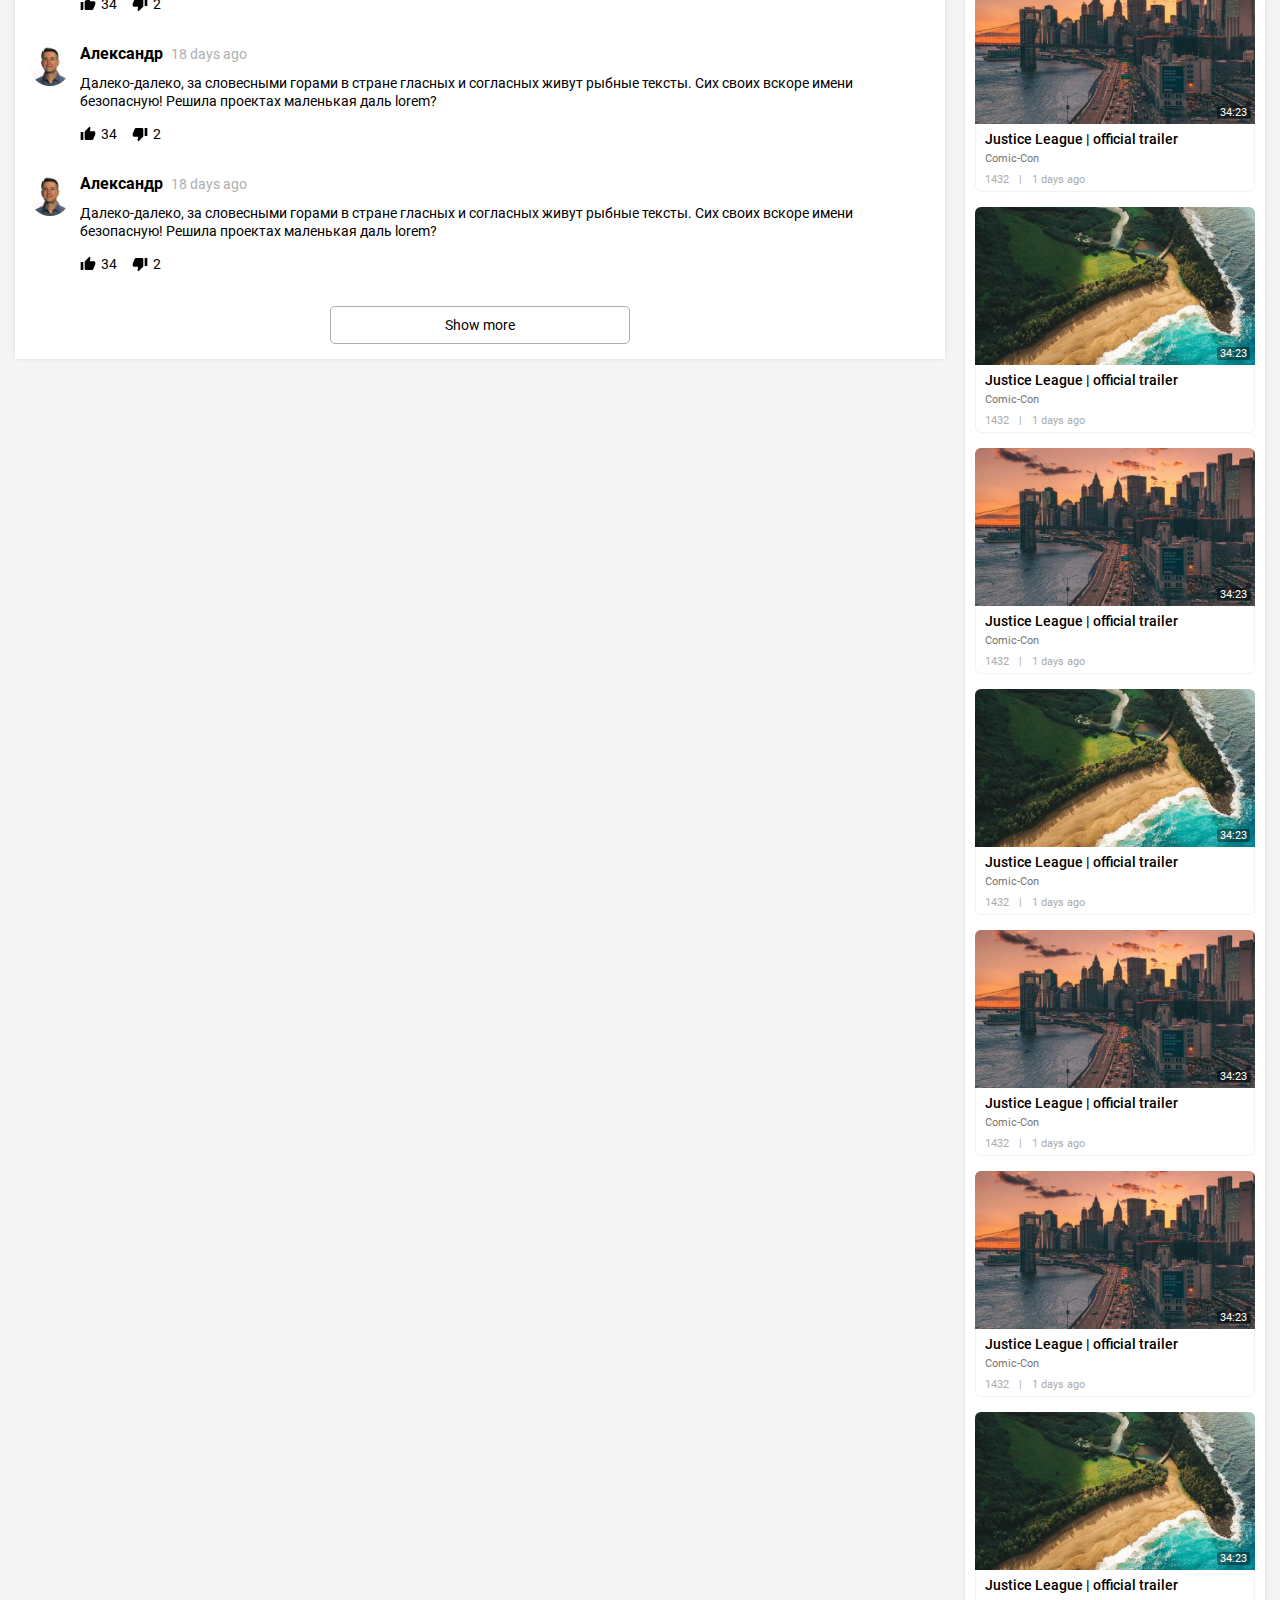
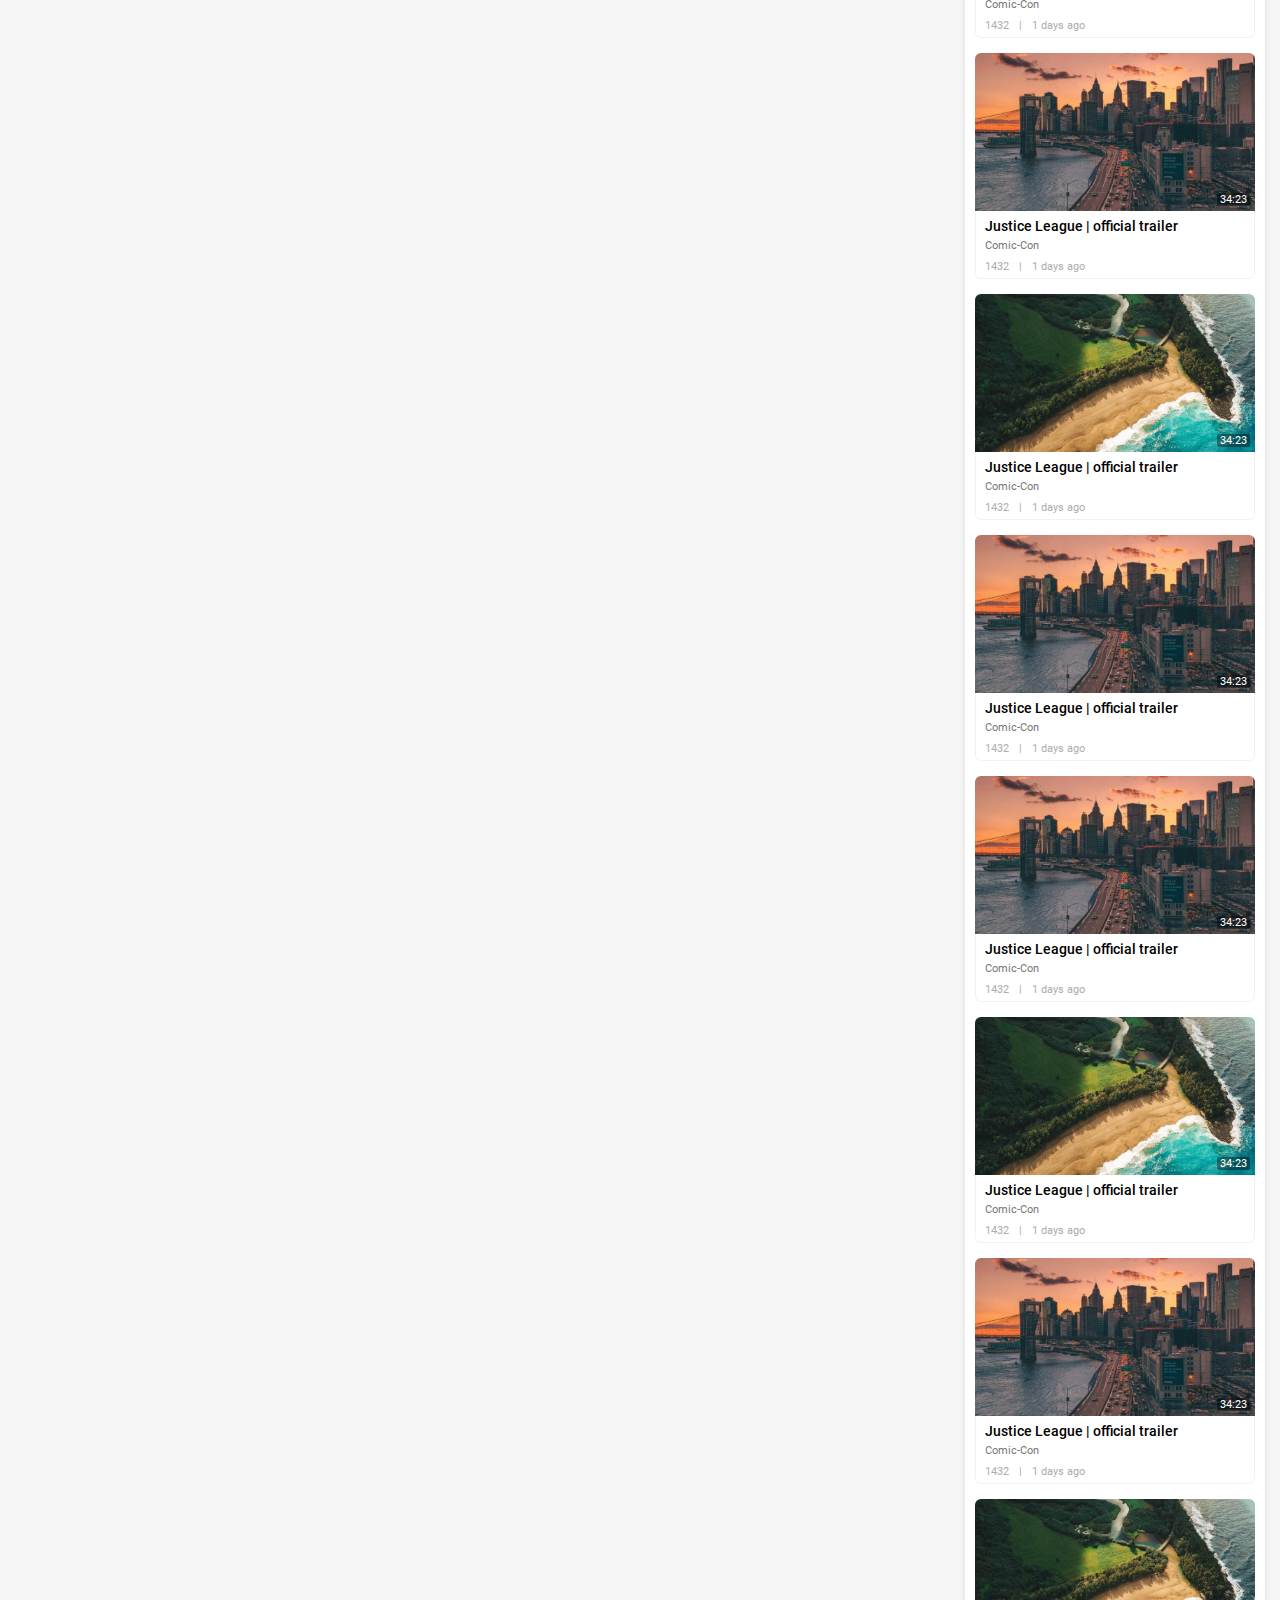
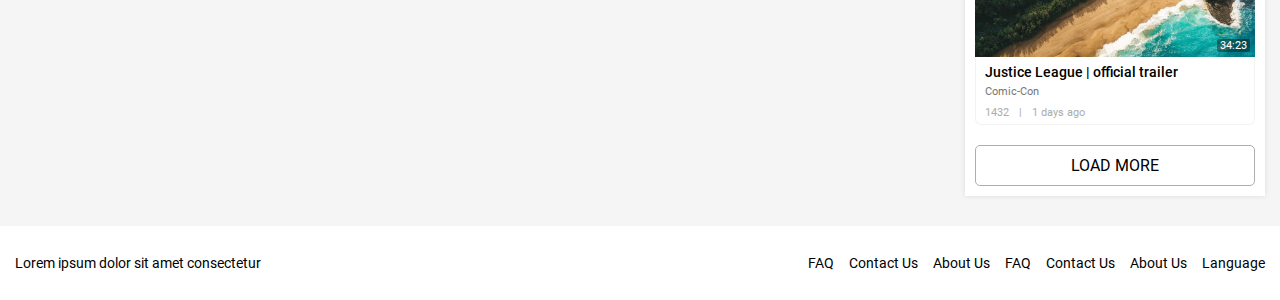
<file: video.html>
<!DOCTYPE html>
<html lang="ru">

<head>
	<title>Видео</title>
	<meta charset="UTF-8">
	<meta name="format-detection" content="telephone=no">
	<!-- <style>body{opacity: 0;}</style> -->
	<link rel="stylesheet" href="css/style.min.css?_v=20220416080154">
	<link rel="shortcut icon" href="favicon.ico">
	<!-- <meta name="robots" content="noindex, nofollow"> -->
	<meta name="viewport" content="width=device-width, initial-scale=1.0">
</head>

<body>
	<div class="wrapper">
		<header class="header">
			<a href="" class="header__logo">Лого</a>
			<div class="header__menu menu">
				<nav class="menu__body">
					<ul class="menu__list">
						<li class="menu__item">
							<a href="" class="menu__link">
								О нас
							</a>
						</li>
						<li class="menu__item">
							<a href="" class="menu__link">
								Тренды
							</a>
						</li>
						<li class="menu__item">
							<a href="" class="menu__link">
								Блог
							</a>
						</li>
						<li class="menu__item">
							<a href="" class="menu__link">
								Контакты
							</a>
						</li>
					</ul>
				</nav>
			</div>
			<form action="#" class="header__search">
				<div class="search-header">
					<div class="search-header__input">
						<input autocomplete="off" type="text" name="form[]" data-error="Ошибка" placeholder="Search for videos" class="input">
					</div>
				</div>
			</form>
			<div class="header__actions" data-da=".menu__body, 991.98">
				<a href="" class="header__upload">Import</a>
				<a href="" class="header__import">Import</a>
				<a href="" class="header__user" data-da=".header, 991.98, 3">
					<svg class="auth" width="26" height="26" viewBox="0 0 24 24" fill="none" xmlns="http://www.w3.org/2000/svg">
						<path fill-rule="evenodd" clip-rule="evenodd" d="M22 12C22 17.5228 17.5228 22 12 22C6.47715 22 2 17.5228 2 12C2 6.47715 6.47715 2 12 2C17.5228 2 22 6.47715 22 12ZM11.3333 12C9.49238 12 8 13.4924 8 15.3333C8 16.2538 8.74619 17 9.66667 17H14.3333C15.2538 17 16 16.2538 16 15.3333C16 13.4924 14.5076 12 12.6667 12H11.3333ZM12 10C13.1046 10 14 9.10457 14 8C14 6.89543 13.1046 6 12 6C10.8954 6 10 6.89543 10 8C10 9.10457 10.8954 10 12 10Z" fill="currentColor"></path>
					</svg>
				</a>
			</div>
			<button type="button" class="icon-menu"><span></span></button>
		</header>
		<main class="page">
			<a href="" class="theme">
				<img src="img/theme.png" alt="">
				<span>Themes</span>
			</a>
			<div class="page-video">
				<div class="page-video__container">
					<div class="page-video__body body-page-video">
						<div class="body-page-video__content">
							<div class="body-page-video__video">

								<iframe src="https://www.youtube.com/embed/_i_Bgg1nvSQ" title="YouTube video player" frameborder="0" allow="accelerometer; autoplay; clipboard-write; encrypted-media; gyroscope; picture-in-picture" allowfullscreen></iframe>
							</div>
							<div class="body-page-video__title">The World in HDR in 4K (ULTRA HD)</div>
							<div class="body-page-video__views">22670 views</div>
							<div class="body-page-video__actions actions-page-video">
								<div class="actions-page-video__item">
									<div class="actions-page-video__icon">
										<img data-src="img/trend.png" alt="">
									</div>
									<span>Share</span>
								</div>
								<div class="actions-page-video__item">
									<div class="actions-page-video__icon">
										<img data-src="img/trend.png" alt="">
									</div>
									<span>Embed</span>
								</div>
							</div>
							<div class="body-page-video__athor athor-page-video">
								<div class="athor-page-video__header">
									<div class="athor-page-video__icon">
										<img data-src="img/user-testimonials.jpg" alt="">
									</div>
									<div class="athor-page-video__name">Deen Doughouz</div>
									<div class="athor-page-video__actions">
										<a href="" class="athor-page-video__sub">Subscribe</a>
										<div class="athor-page-video__num">12,309</div>
									</div>
								</div>
								<div class="athor-page-video__date">
									Published on 4 Oct 2017 / in
									<a href="" class="">Other</a>
								</div>
								<p class="athor-page-video__text">
									Lorem ipsum dolor sit amet consectetur adipisicing elit. Cum, voluptas? Minima ratione quod accusamus!
									Asperiores laboriosam illo placeat, est soluta itaque dolore ut aliquid, quis beatae eaque obcaecati
									voluptates repellat.
								</p>
								<a href="" class="athor-page-video__more">Show more</a>
							</div>
						</div>
						<div class="body-page-video__commments commments">
							<form action="#" class="commments__form">
								<div class="commments__inp">
									<textarea autocomplete="off" type="text" name="form[]" data-error="Ошибка" placeholder="" class="input"></textarea>
								</div>
								<button type="submit" class="commments__btn">
									<svg xmlns="http://www.w3.org/2000/svg" width="24" height="24" viewBox="0 0 24 24">
										<path fill="currentColor" d="M4,11V13H16L10.5,18.5L11.92,19.92L19.84,12L11.92,4.08L10.5,5.5L16,11H4Z">
										</path>
									</svg>
								</button>
							</form>
							<div class="commments__body">
								<div class="commments__item">
									<div class="item-commments">
										<div class="item-commments__image">
											<img data-src="img/user-testimonials.jpg" alt="">
										</div>
										<div class="item-commments__body">
											<div class="item-commments__name">Александр</div>
											<div class="item-commments__date">
												18 days ago
											</div>
											<p class="item-commments__text">
												Далеко-далеко, за словесными горами в стране гласных и согласных живут рыбные
												тексты. Сих своих вскоре имени безопасную! Решила проектах маленькая даль lorem?
											</p>
											<div class="item-commments__actions">
												<div class="item-commments__like">
													<svg class="slide-hero__icon" xmlns="http://www.w3.org/2000/svg" width="24" height="24" viewBox="0 0 24 24">
														<path fill="currentColor" d="M23,10C23,8.89 22.1,8 21,8H14.68L15.64,3.43C15.66,3.33 15.67,3.22 15.67,3.11C15.67,2.7 15.5,2.32 15.23,2.05L14.17,1L7.59,7.58C7.22,7.95 7,8.45 7,9V19A2,2 0 0,0 9,21H18C18.83,21 19.54,20.5 19.84,19.78L22.86,12.73C22.95,12.5 23,12.26 23,12V10M1,21H5V9H1V21Z">
														</path>
													</svg>
													<span>34</span>
												</div>
												<div class="item-commments__dislike">
													<svg class="slide-hero__icon" xmlns="http://www.w3.org/2000/svg" width="24" height="24" viewBox="0 0 24 24">
														<path fill="currentColor" d="M19,15H23V3H19M15,3H6C5.17,3 4.46,3.5 4.16,4.22L1.14,11.27C1.05,11.5 1,11.74 1,12V14A2,2 0 0,0 3,16H9.31L8.36,20.57C8.34,20.67 8.33,20.77 8.33,20.88C8.33,21.3 8.5,21.67 8.77,21.94L9.83,23L16.41,16.41C16.78,16.05 17,15.55 17,15V5C17,3.89 16.1,3 15,3Z">
														</path>
													</svg>
													<span>2</span>
												</div>
											</div>
										</div>
									</div>
									<div class="item-commments">
										<div class="item-commments__image">
											<img data-src="img/user-testimonials.jpg" alt="">
										</div>
										<div class="item-commments__body">
											<div class="item-commments__name">Александр</div>
											<div class="item-commments__date">
												18 days ago
											</div>
											<p class="item-commments__text">
												Далеко-далеко, за словесными горами в стране гласных и согласных живут рыбные
												тексты. Сих своих вскоре имени безопасную!
											</p>
											<div class="item-commments__actions">
												<div class="item-commments__like">
													<svg class="slide-hero__icon" xmlns="http://www.w3.org/2000/svg" width="24" height="24" viewBox="0 0 24 24">
														<path fill="currentColor" d="M23,10C23,8.89 22.1,8 21,8H14.68L15.64,3.43C15.66,3.33 15.67,3.22 15.67,3.11C15.67,2.7 15.5,2.32 15.23,2.05L14.17,1L7.59,7.58C7.22,7.95 7,8.45 7,9V19A2,2 0 0,0 9,21H18C18.83,21 19.54,20.5 19.84,19.78L22.86,12.73C22.95,12.5 23,12.26 23,12V10M1,21H5V9H1V21Z">
														</path>
													</svg>
													<span>34</span>
												</div>
												<div class="item-commments__dislike">
													<svg class="slide-hero__icon" xmlns="http://www.w3.org/2000/svg" width="24" height="24" viewBox="0 0 24 24">
														<path fill="currentColor" d="M19,15H23V3H19M15,3H6C5.17,3 4.46,3.5 4.16,4.22L1.14,11.27C1.05,11.5 1,11.74 1,12V14A2,2 0 0,0 3,16H9.31L8.36,20.57C8.34,20.67 8.33,20.77 8.33,20.88C8.33,21.3 8.5,21.67 8.77,21.94L9.83,23L16.41,16.41C16.78,16.05 17,15.55 17,15V5C17,3.89 16.1,3 15,3Z">
														</path>
													</svg>
													<span>2</span>
												</div>
											</div>
										</div>
									</div>
								</div>
								<div class="commments__item">
									<div class="item-commments">
										<div class="item-commments__image">
											<img data-src="img/user-testimonials.jpg" alt="">
										</div>
										<div class="item-commments__body">
											<div class="item-commments__name">Александр</div>
											<div class="item-commments__date">
												18 days ago
											</div>
											<p class="item-commments__text">
												Далеко-далеко, за словесными горами в стране гласных и согласных живут рыбные
												тексты. Сих своих вскоре имени безопасную! Решила проектах маленькая даль lorem?
											</p>
											<div class="item-commments__actions">
												<div class="item-commments__like">
													<svg class="slide-hero__icon" xmlns="http://www.w3.org/2000/svg" width="24" height="24" viewBox="0 0 24 24">
														<path fill="currentColor" d="M23,10C23,8.89 22.1,8 21,8H14.68L15.64,3.43C15.66,3.33 15.67,3.22 15.67,3.11C15.67,2.7 15.5,2.32 15.23,2.05L14.17,1L7.59,7.58C7.22,7.95 7,8.45 7,9V19A2,2 0 0,0 9,21H18C18.83,21 19.54,20.5 19.84,19.78L22.86,12.73C22.95,12.5 23,12.26 23,12V10M1,21H5V9H1V21Z">
														</path>
													</svg>
													<span>34</span>
												</div>
												<div class="item-commments__dislike">
													<svg class="slide-hero__icon" xmlns="http://www.w3.org/2000/svg" width="24" height="24" viewBox="0 0 24 24">
														<path fill="currentColor" d="M19,15H23V3H19M15,3H6C5.17,3 4.46,3.5 4.16,4.22L1.14,11.27C1.05,11.5 1,11.74 1,12V14A2,2 0 0,0 3,16H9.31L8.36,20.57C8.34,20.67 8.33,20.77 8.33,20.88C8.33,21.3 8.5,21.67 8.77,21.94L9.83,23L16.41,16.41C16.78,16.05 17,15.55 17,15V5C17,3.89 16.1,3 15,3Z">
														</path>
													</svg>
													<span>2</span>
												</div>
											</div>
										</div>
									</div>
								</div>
								<div class="commments__item">
									<div class="item-commments">
										<div class="item-commments__image">
											<img data-src="img/user-testimonials.jpg" alt="">
										</div>
										<div class="item-commments__body">
											<div class="item-commments__name">Александр</div>
											<div class="item-commments__date">
												18 days ago
											</div>
											<p class="item-commments__text">
												Далеко-далеко, за словесными горами в стране гласных и согласных живут рыбные
												тексты. Сих своих вскоре имени безопасную! Решила проектах маленькая даль lorem?
											</p>
											<div class="item-commments__actions">
												<div class="item-commments__like">
													<svg class="slide-hero__icon" xmlns="http://www.w3.org/2000/svg" width="24" height="24" viewBox="0 0 24 24">
														<path fill="currentColor" d="M23,10C23,8.89 22.1,8 21,8H14.68L15.64,3.43C15.66,3.33 15.67,3.22 15.67,3.11C15.67,2.7 15.5,2.32 15.23,2.05L14.17,1L7.59,7.58C7.22,7.95 7,8.45 7,9V19A2,2 0 0,0 9,21H18C18.83,21 19.54,20.5 19.84,19.78L22.86,12.73C22.95,12.5 23,12.26 23,12V10M1,21H5V9H1V21Z">
														</path>
													</svg>
													<span>34</span>
												</div>
												<div class="item-commments__dislike">
													<svg class="slide-hero__icon" xmlns="http://www.w3.org/2000/svg" width="24" height="24" viewBox="0 0 24 24">
														<path fill="currentColor" d="M19,15H23V3H19M15,3H6C5.17,3 4.46,3.5 4.16,4.22L1.14,11.27C1.05,11.5 1,11.74 1,12V14A2,2 0 0,0 3,16H9.31L8.36,20.57C8.34,20.67 8.33,20.77 8.33,20.88C8.33,21.3 8.5,21.67 8.77,21.94L9.83,23L16.41,16.41C16.78,16.05 17,15.55 17,15V5C17,3.89 16.1,3 15,3Z">
														</path>
													</svg>
													<span>2</span>
												</div>
											</div>
										</div>
									</div>
								</div>
								<div class="commments__item">
									<div class="item-commments">
										<div class="item-commments__image">
											<img data-src="img/user-testimonials.jpg" alt="">
										</div>
										<div class="item-commments__body">
											<div class="item-commments__name">Александр</div>
											<div class="item-commments__date">
												18 days ago
											</div>
											<p class="item-commments__text">
												Далеко-далеко, за словесными горами в стране гласных и согласных живут рыбные
												тексты. Сих своих вскоре имени безопасную! Решила проектах маленькая даль lorem?
											</p>
											<div class="item-commments__actions">
												<div class="item-commments__like">
													<svg class="slide-hero__icon" xmlns="http://www.w3.org/2000/svg" width="24" height="24" viewBox="0 0 24 24">
														<path fill="currentColor" d="M23,10C23,8.89 22.1,8 21,8H14.68L15.64,3.43C15.66,3.33 15.67,3.22 15.67,3.11C15.67,2.7 15.5,2.32 15.23,2.05L14.17,1L7.59,7.58C7.22,7.95 7,8.45 7,9V19A2,2 0 0,0 9,21H18C18.83,21 19.54,20.5 19.84,19.78L22.86,12.73C22.95,12.5 23,12.26 23,12V10M1,21H5V9H1V21Z">
														</path>
													</svg>
													<span>34</span>
												</div>
												<div class="item-commments__dislike">
													<svg class="slide-hero__icon" xmlns="http://www.w3.org/2000/svg" width="24" height="24" viewBox="0 0 24 24">
														<path fill="currentColor" d="M19,15H23V3H19M15,3H6C5.17,3 4.46,3.5 4.16,4.22L1.14,11.27C1.05,11.5 1,11.74 1,12V14A2,2 0 0,0 3,16H9.31L8.36,20.57C8.34,20.67 8.33,20.77 8.33,20.88C8.33,21.3 8.5,21.67 8.77,21.94L9.83,23L16.41,16.41C16.78,16.05 17,15.55 17,15V5C17,3.89 16.1,3 15,3Z">
														</path>
													</svg>
													<span>2</span>
												</div>
											</div>
										</div>
									</div>
								</div>
							</div>
							<div class="commments__footer">
								<button type="button" class="resent-articels__more">Show more</button>
							</div>
						</div>
					</div>
					<aside class="page-video__side side-page-video">
						<div class="side-page-video__body">
							<article class="item-video">
								<a href="" class="item-video__image">
									<img data-src="img/1.jpg" alt="">
									<div class="item-video__btn">
										<svg xmlns="http://www.w3.org/2000/svg" width="24" height="24" viewBox="0 0 24 24" fill="none" stroke="currentColor" stroke-width="2" stroke-linecap="round" stroke-linejoin="round" class="feather feather-play-circle">
											<circle cx="12" cy="12" r="10"></circle>
											<polygon points="10 8 16 12 10 16 10 8"></polygon>
										</svg>
									</div>
									<div class="item-video__duration">34:23</div>
								</a>
								<div class="item-video__body">
									<a href="" class="item-video__title">Justice League | official trailer</a>
									<a href="" class="item-video__athor">Comic-Con</a>
									<div class="item-video__info">
										<div class="item-video__views">1432</div> |
										<div class="item-video__date">1 days ago</div>
									</div>
								</div>
							</article>
							<article class="item-video">
								<a href="" class="item-video__image">
									<img data-src="img/1.jpg" alt="">
									<div class="item-video__btn">
										<svg xmlns="http://www.w3.org/2000/svg" width="24" height="24" viewBox="0 0 24 24" fill="none" stroke="currentColor" stroke-width="2" stroke-linecap="round" stroke-linejoin="round" class="feather feather-play-circle">
											<circle cx="12" cy="12" r="10"></circle>
											<polygon points="10 8 16 12 10 16 10 8"></polygon>
										</svg>
									</div>
									<div class="item-video__duration">34:23</div>
								</a>
								<div class="item-video__body">
									<a href="" class="item-video__title">Justice League | official trailer</a>
									<a href="" class="item-video__athor">Comic-Con</a>
									<div class="item-video__info">
										<div class="item-video__views">1432</div> |
										<div class="item-video__date">1 days ago</div>
									</div>
								</div>
							</article>
							<article class="item-video">
								<a href="" class="item-video__image">
									<img data-src="img/2.jpg" alt="">
									<div class="item-video__btn">
										<svg xmlns="http://www.w3.org/2000/svg" width="24" height="24" viewBox="0 0 24 24" fill="none" stroke="currentColor" stroke-width="2" stroke-linecap="round" stroke-linejoin="round" class="feather feather-play-circle">
											<circle cx="12" cy="12" r="10"></circle>
											<polygon points="10 8 16 12 10 16 10 8"></polygon>
										</svg>
									</div>
									<div class="item-video__duration">34:23</div>
								</a>
								<div class="item-video__body">
									<a href="" class="item-video__title">Justice League | official trailer</a>
									<a href="" class="item-video__athor">Comic-Con</a>
									<div class="item-video__info">
										<div class="item-video__views">1432</div> |
										<div class="item-video__date">1 days ago</div>
									</div>
								</div>
							</article>
							<article class="item-video">
								<a href="" class="item-video__image">
									<img data-src="img/1.jpg" alt="">
									<div class="item-video__btn">
										<svg xmlns="http://www.w3.org/2000/svg" width="24" height="24" viewBox="0 0 24 24" fill="none" stroke="currentColor" stroke-width="2" stroke-linecap="round" stroke-linejoin="round" class="feather feather-play-circle">
											<circle cx="12" cy="12" r="10"></circle>
											<polygon points="10 8 16 12 10 16 10 8"></polygon>
										</svg>
									</div>
									<div class="item-video__duration">34:23</div>
								</a>
								<div class="item-video__body">
									<a href="" class="item-video__title">Justice League | official trailer</a>
									<a href="" class="item-video__athor">Comic-Con</a>
									<div class="item-video__info">
										<div class="item-video__views">1432</div> |
										<div class="item-video__date">1 days ago</div>
									</div>
								</div>
							</article>
							<article class="item-video">
								<a href="" class="item-video__image">
									<img data-src="img/2.jpg" alt="">
									<div class="item-video__btn">
										<svg xmlns="http://www.w3.org/2000/svg" width="24" height="24" viewBox="0 0 24 24" fill="none" stroke="currentColor" stroke-width="2" stroke-linecap="round" stroke-linejoin="round" class="feather feather-play-circle">
											<circle cx="12" cy="12" r="10"></circle>
											<polygon points="10 8 16 12 10 16 10 8"></polygon>
										</svg>
									</div>
									<div class="item-video__duration">34:23</div>
								</a>
								<div class="item-video__body">
									<a href="" class="item-video__title">Justice League | official trailer</a>
									<a href="" class="item-video__athor">Comic-Con</a>
									<div class="item-video__info">
										<div class="item-video__views">1432</div> |
										<div class="item-video__date">1 days ago</div>
									</div>
								</div>
							</article>
							<article class="item-video">
								<a href="" class="item-video__image">
									<img data-src="img/1.jpg" alt="">
									<div class="item-video__btn">
										<svg xmlns="http://www.w3.org/2000/svg" width="24" height="24" viewBox="0 0 24 24" fill="none" stroke="currentColor" stroke-width="2" stroke-linecap="round" stroke-linejoin="round" class="feather feather-play-circle">
											<circle cx="12" cy="12" r="10"></circle>
											<polygon points="10 8 16 12 10 16 10 8"></polygon>
										</svg>
									</div>
									<div class="item-video__duration">34:23</div>
								</a>
								<div class="item-video__body">
									<a href="" class="item-video__title">Justice League | official trailer</a>
									<a href="" class="item-video__athor">Comic-Con</a>
									<div class="item-video__info">
										<div class="item-video__views">1432</div> |
										<div class="item-video__date">1 days ago</div>
									</div>
								</div>
							</article>
							<article class="item-video">
								<a href="" class="item-video__image">
									<img data-src="img/1.jpg" alt="">
									<div class="item-video__btn">
										<svg xmlns="http://www.w3.org/2000/svg" width="24" height="24" viewBox="0 0 24 24" fill="none" stroke="currentColor" stroke-width="2" stroke-linecap="round" stroke-linejoin="round" class="feather feather-play-circle">
											<circle cx="12" cy="12" r="10"></circle>
											<polygon points="10 8 16 12 10 16 10 8"></polygon>
										</svg>
									</div>
									<div class="item-video__duration">34:23</div>
								</a>
								<div class="item-video__body">
									<a href="" class="item-video__title">Justice League | official trailer</a>
									<a href="" class="item-video__athor">Comic-Con</a>
									<div class="item-video__info">
										<div class="item-video__views">1432</div> |
										<div class="item-video__date">1 days ago</div>
									</div>
								</div>
							</article>
							<article class="item-video">
								<a href="" class="item-video__image">
									<img data-src="img/2.jpg" alt="">
									<div class="item-video__btn">
										<svg xmlns="http://www.w3.org/2000/svg" width="24" height="24" viewBox="0 0 24 24" fill="none" stroke="currentColor" stroke-width="2" stroke-linecap="round" stroke-linejoin="round" class="feather feather-play-circle">
											<circle cx="12" cy="12" r="10"></circle>
											<polygon points="10 8 16 12 10 16 10 8"></polygon>
										</svg>
									</div>
									<div class="item-video__duration">34:23</div>
								</a>
								<div class="item-video__body">
									<a href="" class="item-video__title">Justice League | official trailer</a>
									<a href="" class="item-video__athor">Comic-Con</a>
									<div class="item-video__info">
										<div class="item-video__views">1432</div> |
										<div class="item-video__date">1 days ago</div>
									</div>
								</div>
							</article>
							<article class="item-video">
								<a href="" class="item-video__image">
									<img data-src="img/1.jpg" alt="">
									<div class="item-video__btn">
										<svg xmlns="http://www.w3.org/2000/svg" width="24" height="24" viewBox="0 0 24 24" fill="none" stroke="currentColor" stroke-width="2" stroke-linecap="round" stroke-linejoin="round" class="feather feather-play-circle">
											<circle cx="12" cy="12" r="10"></circle>
											<polygon points="10 8 16 12 10 16 10 8"></polygon>
										</svg>
									</div>
									<div class="item-video__duration">34:23</div>
								</a>
								<div class="item-video__body">
									<a href="" class="item-video__title">Justice League | official trailer</a>
									<a href="" class="item-video__athor">Comic-Con</a>
									<div class="item-video__info">
										<div class="item-video__views">1432</div> |
										<div class="item-video__date">1 days ago</div>
									</div>
								</div>
							</article>
							<article class="item-video">
								<a href="" class="item-video__image">
									<img data-src="img/2.jpg" alt="">
									<div class="item-video__btn">
										<svg xmlns="http://www.w3.org/2000/svg" width="24" height="24" viewBox="0 0 24 24" fill="none" stroke="currentColor" stroke-width="2" stroke-linecap="round" stroke-linejoin="round" class="feather feather-play-circle">
											<circle cx="12" cy="12" r="10"></circle>
											<polygon points="10 8 16 12 10 16 10 8"></polygon>
										</svg>
									</div>
									<div class="item-video__duration">34:23</div>
								</a>
								<div class="item-video__body">
									<a href="" class="item-video__title">Justice League | official trailer</a>
									<a href="" class="item-video__athor">Comic-Con</a>
									<div class="item-video__info">
										<div class="item-video__views">1432</div> |
										<div class="item-video__date">1 days ago</div>
									</div>
								</div>
							</article>
							<article class="item-video">
								<a href="" class="item-video__image">
									<img data-src="img/1.jpg" alt="">
									<div class="item-video__btn">
										<svg xmlns="http://www.w3.org/2000/svg" width="24" height="24" viewBox="0 0 24 24" fill="none" stroke="currentColor" stroke-width="2" stroke-linecap="round" stroke-linejoin="round" class="feather feather-play-circle">
											<circle cx="12" cy="12" r="10"></circle>
											<polygon points="10 8 16 12 10 16 10 8"></polygon>
										</svg>
									</div>
									<div class="item-video__duration">34:23</div>
								</a>
								<div class="item-video__body">
									<a href="" class="item-video__title">Justice League | official trailer</a>
									<a href="" class="item-video__athor">Comic-Con</a>
									<div class="item-video__info">
										<div class="item-video__views">1432</div> |
										<div class="item-video__date">1 days ago</div>
									</div>
								</div>
							</article>
							<article class="item-video">
								<a href="" class="item-video__image">
									<img data-src="img/1.jpg" alt="">
									<div class="item-video__btn">
										<svg xmlns="http://www.w3.org/2000/svg" width="24" height="24" viewBox="0 0 24 24" fill="none" stroke="currentColor" stroke-width="2" stroke-linecap="round" stroke-linejoin="round" class="feather feather-play-circle">
											<circle cx="12" cy="12" r="10"></circle>
											<polygon points="10 8 16 12 10 16 10 8"></polygon>
										</svg>
									</div>
									<div class="item-video__duration">34:23</div>
								</a>
								<div class="item-video__body">
									<a href="" class="item-video__title">Justice League | official trailer</a>
									<a href="" class="item-video__athor">Comic-Con</a>
									<div class="item-video__info">
										<div class="item-video__views">1432</div> |
										<div class="item-video__date">1 days ago</div>
									</div>
								</div>
							</article>
							<article class="item-video">
								<a href="" class="item-video__image">
									<img data-src="img/2.jpg" alt="">
									<div class="item-video__btn">
										<svg xmlns="http://www.w3.org/2000/svg" width="24" height="24" viewBox="0 0 24 24" fill="none" stroke="currentColor" stroke-width="2" stroke-linecap="round" stroke-linejoin="round" class="feather feather-play-circle">
											<circle cx="12" cy="12" r="10"></circle>
											<polygon points="10 8 16 12 10 16 10 8"></polygon>
										</svg>
									</div>
									<div class="item-video__duration">34:23</div>
								</a>
								<div class="item-video__body">
									<a href="" class="item-video__title">Justice League | official trailer</a>
									<a href="" class="item-video__athor">Comic-Con</a>
									<div class="item-video__info">
										<div class="item-video__views">1432</div> |
										<div class="item-video__date">1 days ago</div>
									</div>
								</div>
							</article>
							<article class="item-video">
								<a href="" class="item-video__image">
									<img data-src="img/1.jpg" alt="">
									<div class="item-video__btn">
										<svg xmlns="http://www.w3.org/2000/svg" width="24" height="24" viewBox="0 0 24 24" fill="none" stroke="currentColor" stroke-width="2" stroke-linecap="round" stroke-linejoin="round" class="feather feather-play-circle">
											<circle cx="12" cy="12" r="10"></circle>
											<polygon points="10 8 16 12 10 16 10 8"></polygon>
										</svg>
									</div>
									<div class="item-video__duration">34:23</div>
								</a>
								<div class="item-video__body">
									<a href="" class="item-video__title">Justice League | official trailer</a>
									<a href="" class="item-video__athor">Comic-Con</a>
									<div class="item-video__info">
										<div class="item-video__views">1432</div> |
										<div class="item-video__date">1 days ago</div>
									</div>
								</div>
							</article>
							<article class="item-video">
								<a href="" class="item-video__image">
									<img data-src="img/2.jpg" alt="">
									<div class="item-video__btn">
										<svg xmlns="http://www.w3.org/2000/svg" width="24" height="24" viewBox="0 0 24 24" fill="none" stroke="currentColor" stroke-width="2" stroke-linecap="round" stroke-linejoin="round" class="feather feather-play-circle">
											<circle cx="12" cy="12" r="10"></circle>
											<polygon points="10 8 16 12 10 16 10 8"></polygon>
										</svg>
									</div>
									<div class="item-video__duration">34:23</div>
								</a>
								<div class="item-video__body">
									<a href="" class="item-video__title">Justice League | official trailer</a>
									<a href="" class="item-video__athor">Comic-Con</a>
									<div class="item-video__info">
										<div class="item-video__views">1432</div> |
										<div class="item-video__date">1 days ago</div>
									</div>
								</div>
							</article>
							<article class="item-video">
								<a href="" class="item-video__image">
									<img data-src="img/1.jpg" alt="">
									<div class="item-video__btn">
										<svg xmlns="http://www.w3.org/2000/svg" width="24" height="24" viewBox="0 0 24 24" fill="none" stroke="currentColor" stroke-width="2" stroke-linecap="round" stroke-linejoin="round" class="feather feather-play-circle">
											<circle cx="12" cy="12" r="10"></circle>
											<polygon points="10 8 16 12 10 16 10 8"></polygon>
										</svg>
									</div>
									<div class="item-video__duration">34:23</div>
								</a>
								<div class="item-video__body">
									<a href="" class="item-video__title">Justice League | official trailer</a>
									<a href="" class="item-video__athor">Comic-Con</a>
									<div class="item-video__info">
										<div class="item-video__views">1432</div> |
										<div class="item-video__date">1 days ago</div>
									</div>
								</div>
							</article>
							<article class="item-video">
								<a href="" class="item-video__image">
									<img data-src="img/1.jpg" alt="">
									<div class="item-video__btn">
										<svg xmlns="http://www.w3.org/2000/svg" width="24" height="24" viewBox="0 0 24 24" fill="none" stroke="currentColor" stroke-width="2" stroke-linecap="round" stroke-linejoin="round" class="feather feather-play-circle">
											<circle cx="12" cy="12" r="10"></circle>
											<polygon points="10 8 16 12 10 16 10 8"></polygon>
										</svg>
									</div>
									<div class="item-video__duration">34:23</div>
								</a>
								<div class="item-video__body">
									<a href="" class="item-video__title">Justice League | official trailer</a>
									<a href="" class="item-video__athor">Comic-Con</a>
									<div class="item-video__info">
										<div class="item-video__views">1432</div> |
										<div class="item-video__date">1 days ago</div>
									</div>
								</div>
							</article>
							<article class="item-video">
								<a href="" class="item-video__image">
									<img data-src="img/2.jpg" alt="">
									<div class="item-video__btn">
										<svg xmlns="http://www.w3.org/2000/svg" width="24" height="24" viewBox="0 0 24 24" fill="none" stroke="currentColor" stroke-width="2" stroke-linecap="round" stroke-linejoin="round" class="feather feather-play-circle">
											<circle cx="12" cy="12" r="10"></circle>
											<polygon points="10 8 16 12 10 16 10 8"></polygon>
										</svg>
									</div>
									<div class="item-video__duration">34:23</div>
								</a>
								<div class="item-video__body">
									<a href="" class="item-video__title">Justice League | official trailer</a>
									<a href="" class="item-video__athor">Comic-Con</a>
									<div class="item-video__info">
										<div class="item-video__views">1432</div> |
										<div class="item-video__date">1 days ago</div>
									</div>
								</div>
							</article>
							<article class="item-video">
								<a href="" class="item-video__image">
									<img data-src="img/1.jpg" alt="">
									<div class="item-video__btn">
										<svg xmlns="http://www.w3.org/2000/svg" width="24" height="24" viewBox="0 0 24 24" fill="none" stroke="currentColor" stroke-width="2" stroke-linecap="round" stroke-linejoin="round" class="feather feather-play-circle">
											<circle cx="12" cy="12" r="10"></circle>
											<polygon points="10 8 16 12 10 16 10 8"></polygon>
										</svg>
									</div>
									<div class="item-video__duration">34:23</div>
								</a>
								<div class="item-video__body">
									<a href="" class="item-video__title">Justice League | official trailer</a>
									<a href="" class="item-video__athor">Comic-Con</a>
									<div class="item-video__info">
										<div class="item-video__views">1432</div> |
										<div class="item-video__date">1 days ago</div>
									</div>
								</div>
							</article>
							<article class="item-video">
								<a href="" class="item-video__image">
									<img data-src="img/2.jpg" alt="">
									<div class="item-video__btn">
										<svg xmlns="http://www.w3.org/2000/svg" width="24" height="24" viewBox="0 0 24 24" fill="none" stroke="currentColor" stroke-width="2" stroke-linecap="round" stroke-linejoin="round" class="feather feather-play-circle">
											<circle cx="12" cy="12" r="10"></circle>
											<polygon points="10 8 16 12 10 16 10 8"></polygon>
										</svg>
									</div>
									<div class="item-video__duration">34:23</div>
								</a>
								<div class="item-video__body">
									<a href="" class="item-video__title">Justice League | official trailer</a>
									<a href="" class="item-video__athor">Comic-Con</a>
									<div class="item-video__info">
										<div class="item-video__views">1432</div> |
										<div class="item-video__date">1 days ago</div>
									</div>
								</div>
							</article>
						</div>
						<button class="side-page-video__btn">Load more</button>
					</aside>
				</div>
			</div>
		</main>
		<footer class="footer">
			<div class="footer__container">
				<div class="footer__copy">Lorem ipsum dolor sit amet consectetur</div>
				<ul class="footer__menu">
					<li><a href="" class="footer__item">FAQ</a></li>
					<li><a href="" class="footer__item">Contact Us</a></li>
					<li><a href="" class="footer__item">About Us</a></li>
					<li><a href="" class="footer__item">FAQ</a></li>
					<li><a href="" class="footer__item">Contact Us</a></li>
					<li><a href="" class="footer__item">About Us</a></li>
					<li><a href="" class="footer__item">Language</a></li>
				</ul>
			</div>
		</footer>
	</div>
	<!-- <div id="popup" aria-hidden="true" class="popup">
	<div class="popup__wrapper">
		<div class="popup__content">
			<button data-close type="button" class="popup__close">Закрыть</button>
			<div class="popup__text">
				Text
			</div>
		</div>
	</div>
</div> -->
	<script src="js/app.min.js?_v=20220416080154"></script>
</body>

</html>
</file>
<file: css/style.min.css>
@charset "UTF-8";@font-face{font-family:Roboto;font-display:swap;src:url(../fonts/Roboto-Bold.woff2) format("woff2"),url(../fonts/Roboto-Bold.woff) format("woff");font-weight:700;font-style:normal}@font-face{font-family:Roboto;font-display:swap;src:url(../fonts/Roboto-Medium.woff2) format("woff2"),url(../fonts/Roboto-Medium.woff) format("woff");font-weight:500;font-style:normal}@font-face{font-family:Roboto;font-display:swap;src:url(../fonts/Roboto-Regular.woff2) format("woff2"),url(../fonts/Roboto-Regular.woff) format("woff");font-weight:400;font-style:normal}*{padding:0;margin:0;border:0}*,:after,:before{-webkit-box-sizing:border-box;box-sizing:border-box}body,html{height:100%;min-width:320px}body{color:#000;line-height:1;font-family:Roboto;font-size:.875rem;-ms-text-size-adjust:100%;-moz-text-size-adjust:100%;-webkit-text-size-adjust:100%;-webkit-font-smoothing:antialiased;-moz-osx-font-smoothing:grayscale}button,input,textarea{font-family:Roboto;font-size:inherit}button{cursor:pointer;color:inherit;background-color:inherit}a{color:inherit}a:link,a:visited{text-decoration:none}a:hover{text-decoration:none}ul li{list-style:none}img{vertical-align:top}h1,h2,h3,h4,h5,h6{font-weight:inherit;font-size:inherit}.lock body{overflow:hidden;-ms-touch-action:none;touch-action:none}.wrapper{min-height:100%;display:-webkit-box;display:-ms-flexbox;display:flex;-webkit-box-orient:vertical;-webkit-box-direction:normal;-ms-flex-direction:column;flex-direction:column;overflow:hidden}.wrapper>main{-webkit-box-flex:1;-ms-flex:1 1 auto;flex:1 1 auto}.wrapper>*{min-width:0}[class*=__container]{max-width:83.75rem;-webkit-box-sizing:content-box;box-sizing:content-box;margin:0 auto;padding:0 .9375rem}[class*=-ibg]{position:relative}[class*=-ibg] img{position:absolute;width:100%;height:100%;top:0;left:0;-o-object-fit:cover;object-fit:cover}[class*=-ibg_contain] img{-o-object-fit:contain;object-fit:contain}.theme{display:-webkit-box;display:-ms-flexbox;display:flex;-webkit-box-orient:vertical;-webkit-box-direction:normal;-ms-flex-direction:column;flex-direction:column;-webkit-box-pack:center;-ms-flex-pack:center;justify-content:center;-webkit-box-align:center;-ms-flex-align:center;align-items:center;background-color:#fff;position:absolute;right:.9375rem;top:11.25rem;padding:.625rem;font-size:.75rem;text-align:center;border-radius:.9375rem;z-index:4}.theme img{display:block;max-width:100%;width:1.25rem;height:auto;-o-object-fit:cover;object-fit:cover}.theme img:not(:last-child){margin-bottom:.5rem}.item-video{background-color:rgba(0,0,0,.04);border-radius:.375rem;-webkit-box-shadow:inset 0 0 0 1px rgba(0,0,0,.05);box-shadow:inset 0 0 0 1px rgba(0,0,0,.05);overflow:hidden;-webkit-transition:all .3s ease 0s;-o-transition:all .3s ease 0s;transition:all .3s ease 0s}.item-video__btn{position:absolute;top:0;left:0;width:100%;height:100%;background-color:rgba(0,0,0,.2);color:#fff;opacity:0;visibility:hidden;-webkit-transition:all .3s ease;-o-transition:all .3s ease;transition:all .3s ease;border-radius:.3125rem;z-index:2;display:-webkit-box;display:-ms-flexbox;display:flex;-webkit-box-pack:center;-ms-flex-pack:center;justify-content:center;-webkit-box-align:center;-ms-flex-align:center;align-items:center}.item-video__btn svg{width:1.96875rem;height:1.96875rem;stroke-width:1.2px}.item-video__duration{position:absolute;bottom:.3125rem;right:.3125rem;color:#fff;background-color:rgba(0,0,0,.4);font-size:.6875rem;border-radius:.125rem;padding:.0625rem .1875rem}.item-video__image{position:relative;display:block;padding-bottom:56.25%}.item-video__image img{position:absolute;width:100%;height:100%;top:0;left:0;-o-object-fit:cover;object-fit:cover}.item-video__body{padding:.4375rem .625rem;display:-webkit-box;display:-ms-flexbox;display:flex;-webkit-box-orient:vertical;-webkit-box-direction:normal;-ms-flex-direction:column;flex-direction:column}.item-video__title{font-weight:500;-webkit-box-flex:1;-ms-flex:1 1 auto;flex:1 1 auto;line-height:1.25}.item-video__title:not(:last-child){margin-bottom:.3125rem}.item-video__label{position:absolute;bottom:.5rem;padding:0 .625rem;color:#fff;font-size:.8125rem;color:#fff;font-weight:700;line-height:1.3em}.item-video__athor{font-size:.6875rem;color:#777}.item-video__athor:not(:last-child){margin-bottom:.625rem}.item-video__info{font-size:.6875rem;display:-webkit-box;display:-ms-flexbox;display:flex;-webkit-box-align:center;-ms-flex-align:center;align-items:center;gap:.625rem;color:#aeaeae}.item-video_bg{-ms-grid-column-span:2;grid-column:span 2;-ms-grid-row-span:2;grid-row:span 2}.item-video_bg .item-video__image{padding-bottom:57%}.section__container{position:relative}@supports (padding-top:clamp(1.25rem ,1.0595238095rem + 0.9523809524vw ,1.875rem)){.section__container{padding-top:clamp(1.25rem ,1.0595238095rem + .9523809524vw ,1.875rem)}}@supports not (padding-top:clamp(1.25rem ,1.0595238095rem + 0.9523809524vw ,1.875rem)){.section__container{padding-top:calc(1.25rem + .625 * (100vw - 20rem)/ 65.625)}}@supports (padding-bottom:clamp(1.875rem ,1.494047619rem + 1.9047619048vw ,3.125rem)){.section__container{padding-bottom:clamp(1.875rem ,1.494047619rem + 1.9047619048vw ,3.125rem)}}@supports not (padding-bottom:clamp(1.875rem ,1.494047619rem + 1.9047619048vw ,3.125rem)){.section__container{padding-bottom:calc(1.875rem + 1.25 * (100vw - 20rem)/ 65.625)}}.section__container::after{content:"";position:absolute;width:100%;max-width:calc(100% - 1.875rem);height:1px;bottom:0;left:.9375rem;background-color:#aeaeae}.section__body{display:-ms-grid;display:grid;grid-template-columns:repeat(auto-fit,minmax(15.9375rem,1fr));gap:.9375rem}.section_2 .section__body{display:-ms-grid;display:grid;-ms-grid-columns:(1fr)[4];grid-template-columns:repeat(4,1fr);-ms-grid-rows:(1fr)[2];grid-template-rows:repeat(2,1fr)}.section:last-child .section__container::after{display:none}.title{text-transform:uppercase;background:url(../img/trend.png) 0 50%/1.25rem no-repeat;padding-left:1.875rem}@supports (font-size:clamp(1.125rem ,1.0869047619rem + 0.1904761905vw ,1.25rem)){.title{font-size:clamp(1.125rem ,1.0869047619rem + .1904761905vw ,1.25rem)}}@supports not (font-size:clamp(1.125rem ,1.0869047619rem + 0.1904761905vw ,1.25rem)){.title{font-size:calc(1.125rem + .125 * (100vw - 20rem)/ 65.625)}}.title:not(:last-child){margin-bottom:1em}.article{position:relative;display:-webkit-box;display:-ms-flexbox;display:flex;-webkit-box-orient:vertical;-webkit-box-direction:normal;-ms-flex-direction:column;flex-direction:column;-webkit-transition:all .3s ease 0s;-o-transition:all .3s ease 0s;transition:all .3s ease 0s}.article__image-ibg{display:block;border-radius:.5rem;overflow:hidden;padding-bottom:55%}.article__image-ibg:not(:last-child){margin-bottom:.5rem}.article__image-ibg img{-webkit-transition:-webkit-transform .3s ease 0s;transition:-webkit-transform .3s ease 0s;-o-transition:transform .3s ease 0s;transition:transform .3s ease 0s;transition:transform .3s ease 0s,-webkit-transform .3s ease 0s}.article__title{font-weight:500}@supports (font-size:clamp(1.25rem ,1.1738095238rem + 0.380952381vw ,1.5rem)){.article__title{font-size:clamp(1.25rem ,1.1738095238rem + .380952381vw ,1.5rem)}}@supports not (font-size:clamp(1.25rem ,1.1738095238rem + 0.380952381vw ,1.5rem)){.article__title{font-size:calc(1.25rem + .25 * (100vw - 20rem)/ 65.625)}}.article__title:not(:last-child){margin-bottom:.75rem}.article__text{-webkit-box-flex:1;-ms-flex:1 1 auto;flex:1 1 auto;padding-bottom:.625rem;color:#333;border-bottom:1px solid #aeaeae;line-height:1.2857142857}.article__info{display:-webkit-box;display:-ms-flexbox;display:flex;-webkit-box-align:center;-ms-flex-align:center;align-items:center;gap:.625rem;padding-top:.9375rem}.article__date{color:#777;-webkit-box-flex:1;-ms-flex:1 1 auto;flex:1 1 auto}.article__more{display:-webkit-box;display:-ms-flexbox;display:flex;-webkit-box-align:center;-ms-flex-align:center;align-items:center;gap:.3125rem;color:#7e7e7e;padding:.5rem;border-radius:.3125rem;background:#f0f0f0}.article__more svg{width:.9375rem;height:.9375rem;-webkit-box-flex:0;-ms-flex:0 0 .9375rem;flex:0 0 .9375rem;fill:currentColor;-webkit-transform:rotate(-180deg);-ms-transform:rotate(-180deg);transform:rotate(-180deg)}.header{position:fixed;width:100%;height:5rem;top:0;left:0;background-color:#fff;-webkit-box-shadow:0 0 5px rgba(0,0,0,.3);box-shadow:0 0 5px rgba(0,0,0,.3);display:-webkit-box;display:-ms-flexbox;display:flex;-webkit-box-align:center;-ms-flex-align:center;align-items:center;gap:1.875rem;padding:0 .9375rem;z-index:50}.header__logo{position:relative;background-color:#4f6ea3;color:#fff;text-transform:uppercase;width:7.5rem;height:2.5rem;font-size:1.25rem;display:-webkit-box;display:-ms-flexbox;display:flex;-webkit-box-pack:center;-ms-flex-pack:center;justify-content:center;-webkit-box-align:center;-ms-flex-align:center;align-items:center;padding:.3125rem;z-index:10}.header__menu{-webkit-box-flex:1;-ms-flex:1 1 auto;flex:1 1 auto}.header__search{position:relative;z-index:10;-webkit-box-flex:1;-ms-flex:1 1 auto;flex:1 1 auto}.header__actions{display:-webkit-box;display:-ms-flexbox;display:flex;-webkit-box-align:center;-ms-flex-align:center;align-items:center;gap:1.25rem}.header__upload{padding:.625rem .9375rem .625rem 2.5rem;border-radius:.9375rem;height:2.5rem;display:-webkit-inline-box;display:-ms-inline-flexbox;display:inline-flex;-webkit-box-pack:center;-ms-flex-pack:center;justify-content:center;-webkit-box-align:center;-ms-flex-align:center;align-items:center;background:url(../img/upload.png) .625rem 50%/1.25rem no-repeat #eddbf5;color:#bd67d7;font-weight:600;position:relative;z-index:2}.header__import{padding:.625rem .9375rem .625rem 2.5rem;border-radius:.9375rem;height:2.5rem;display:-webkit-inline-box;display:-ms-inline-flexbox;display:inline-flex;-webkit-box-pack:center;-ms-flex-pack:center;justify-content:center;-webkit-box-align:center;-ms-flex-align:center;align-items:center;background:url(../img/upload.png) .625rem 50%/1.25rem no-repeat #eddbf5;color:#bd67d7;font-weight:600;position:relative;z-index:2}.header__user{position:relative;z-index:6}.menu{display:-webkit-box;display:-ms-flexbox;display:flex}.menu__item{text-align:center}.menu__link{font-size:1rem}.search-header{max-width:22.5rem}.search-header .input{height:2.1875rem;padding:.3125rem 1.25rem .3125rem 2.1875rem;border-radius:.9375rem;width:100%;background:url(../img/search.svg) .625rem 50% no-repeat rgba(0,0,0,.07)}.icon-menu{display:none}.footer{-webkit-box-shadow:0 0 5px rgba(0,0,0,.3);box-shadow:0 0 5px rgba(0,0,0,.3)}.footer__container{display:-webkit-box;display:-ms-flexbox;display:flex;-webkit-box-align:center;-ms-flex-align:center;align-items:center;gap:1.875rem;padding:1.875rem .9375rem}.footer__copy{-webkit-box-flex:1;-ms-flex:1 1 auto;flex:1 1 auto}.footer__menu{display:-webkit-box;display:-ms-flexbox;display:flex;-webkit-box-align:center;-ms-flex-align:center;align-items:center;-webkit-column-gap:.9375rem;-moz-column-gap:.9375rem;column-gap:.9375rem;row-gap:.3125rem}.hero{position:relative;margin:1.25rem .9375rem;border-radius:.9375rem;overflow:hidden}@supports (height:clamp(13.125rem ,7.6011904762rem + 27.619047619vw ,31.25rem)){.hero__slider{height:clamp(13.125rem ,7.6011904762rem + 27.619047619vw ,31.25rem)}}@supports not (height:clamp(13.125rem ,7.6011904762rem + 27.619047619vw ,31.25rem)){.hero__slider{height:calc(13.125rem + 18.125 * (100vw - 20rem)/ 65.625)}}.hero__slide{position:relative}.hero__image{position:absolute;width:100%;height:100%;top:0;left:0}.hero__arrows{padding:0 .9375rem;max-width:83.75rem;margin:0 auto;left:0;right:0;display:-webkit-box;display:-ms-flexbox;display:flex;-webkit-box-pack:justify;-ms-flex-pack:justify;justify-content:space-between;position:absolute;bottom:4%;pointer-events:none}.hero__arrow{pointer-events:auto;cursor:pointer;background-color:rgba(0,0,0,.33);color:#fff;width:3.75rem;height:3.75rem;display:-webkit-box;display:-ms-flexbox;display:flex;-webkit-box-align:center;-ms-flex-align:center;align-items:center;-webkit-box-pack:center;-ms-flex-pack:center;justify-content:center;border-radius:50%}.hero__arrow_prev svg{-webkit-transform:rotate(-180deg);-ms-transform:rotate(-180deg);transform:rotate(-180deg)}.slide-hero__container{position:relative;height:100%;max-width:71.25rem;display:-webkit-box;display:-ms-flexbox;display:flex;-webkit-box-align:end;-ms-flex-align:end;align-items:flex-end;height:100%}.slide-hero__bg{position:absolute;width:100%;height:100%;top:0;left:0;-webkit-filter:blur(10px);filter:blur(10px)}.slide-hero__bg img{position:absolute;width:100%;height:100%;top:0;left:0}.slide-hero__body{padding:.9375rem;width:100%;position:relative;z-index:2;background-color:rgba(0,0,0,.6);border-radius:.9375rem;color:#fff;margin-bottom:.625rem}.slide-hero__title{line-height:1.1666666667}@supports (font-size:clamp(1.125rem ,0.8964285714rem + 1.1428571429vw ,1.875rem)){.slide-hero__title{font-size:clamp(1.125rem ,.8964285714rem + 1.1428571429vw ,1.875rem)}}@supports not (font-size:clamp(1.125rem ,0.8964285714rem + 1.1428571429vw ,1.875rem)){.slide-hero__title{font-size:calc(1.125rem + .75 * (100vw - 20rem)/ 65.625)}}.slide-hero__title:not(:last-child){margin-bottom:.1666666667em}.slide-hero__info{display:-webkit-box;display:-ms-flexbox;display:flex;-webkit-box-align:center;-ms-flex-align:center;align-items:center;gap:.9375rem}@supports (font-size:clamp(0.75rem ,0.7119047619rem + 0.1904761905vw ,0.875rem)){.slide-hero__info{font-size:clamp(.75rem ,.7119047619rem + .1904761905vw ,.875rem)}}@supports not (font-size:clamp(0.75rem ,0.7119047619rem + 0.1904761905vw ,0.875rem)){.slide-hero__info{font-size:calc(.75rem + .125 * (100vw - 20rem)/ 65.625)}}.slide-hero__info:not(:last-child){margin-bottom:.9375rem}.slide-hero__rate{display:-webkit-box;display:-ms-flexbox;display:flex;-webkit-box-align:center;-ms-flex-align:center;align-items:center;gap:.625rem}.slide-hero__like{display:-webkit-box;display:-ms-flexbox;display:flex;-webkit-box-align:center;-ms-flex-align:center;align-items:center;gap:.3125rem}.slide-hero__icon{width:1rem}.slide-hero__dislike{display:-webkit-box;display:-ms-flexbox;display:flex;-webkit-box-align:center;-ms-flex-align:center;align-items:center;gap:.3125rem}@supports (padding-top:clamp(1.25rem ,1.0595238095rem + 0.9523809524vw ,1.875rem)){.section-articles{padding-top:clamp(1.25rem ,1.0595238095rem + .9523809524vw ,1.875rem)}}@supports not (padding-top:clamp(1.25rem ,1.0595238095rem + 0.9523809524vw ,1.875rem)){.section-articles{padding-top:calc(1.25rem + .625 * (100vw - 20rem)/ 65.625)}}.section-articles__container{position:relative}@supports (padding-bottom:clamp(1.25rem ,1.0595238095rem + 0.9523809524vw ,1.875rem)){.section-articles__container{padding-bottom:clamp(1.25rem ,1.0595238095rem + .9523809524vw ,1.875rem)}}@supports not (padding-bottom:clamp(1.25rem ,1.0595238095rem + 0.9523809524vw ,1.875rem)){.section-articles__container{padding-bottom:calc(1.25rem + .625 * (100vw - 20rem)/ 65.625)}}.section-articles__container::after{content:"";position:absolute;width:100%;max-width:calc(100% - 1.875rem);height:1px;bottom:0;left:.9375rem;background-color:#aeaeae}.section-articles__body{display:-ms-grid;display:grid;grid-template-columns:repeat(auto-fit,minmax(21.875rem,1fr));gap:1.25rem}.resent-articels{background-color:#f5f5f5}@supports (padding-top:clamp(2.5rem ,2.3095238095rem + 0.9523809524vw ,3.125rem)){.resent-articels{padding-top:clamp(2.5rem ,2.3095238095rem + .9523809524vw ,3.125rem)}}@supports not (padding-top:clamp(2.5rem ,2.3095238095rem + 0.9523809524vw ,3.125rem)){.resent-articels{padding-top:calc(2.5rem + .625 * (100vw - 20rem)/ 65.625)}}@supports (padding-bottom:clamp(2.5rem ,2.3095238095rem + 0.9523809524vw ,3.125rem)){.resent-articels{padding-bottom:clamp(2.5rem ,2.3095238095rem + .9523809524vw ,3.125rem)}}@supports not (padding-bottom:clamp(2.5rem ,2.3095238095rem + 0.9523809524vw ,3.125rem)){.resent-articels{padding-bottom:calc(2.5rem + .625 * (100vw - 20rem)/ 65.625)}}.resent-articels__content{display:-ms-grid;display:grid;grid-template-columns:repeat(auto-fit,minmax(18.125rem,1fr));gap:1.875rem}@supports (margin-bottom:clamp(1.25rem ,0.869047619rem + 1.9047619048vw ,2.5rem)){.resent-articels__content{margin-bottom:clamp(1.25rem ,.869047619rem + 1.9047619048vw ,2.5rem)}}@supports not (margin-bottom:clamp(1.25rem ,0.869047619rem + 1.9047619048vw ,2.5rem)){.resent-articels__content{margin-bottom:calc(1.25rem + 1.25 * (100vw - 20rem)/ 65.625)}}.resent-articels__title{-webkit-box-flex:1;-ms-flex:1 1 auto;flex:1 1 auto;text-align:center;font-size:1.5rem;font-weight:500}@supports (margin-bottom:clamp(1.5625rem ,1.4672619048rem + 0.4761904762vw ,1.875rem)){.resent-articels__title:not(:last-child){margin-bottom:clamp(1.5625rem ,1.4672619048rem + .4761904762vw ,1.875rem)}}@supports not (margin-bottom:clamp(1.5625rem ,1.4672619048rem + 0.4761904762vw ,1.875rem)){.resent-articels__title:not(:last-child){margin-bottom:calc(1.5625rem + .3125 * (100vw - 20rem)/ 65.625)}}.resent-articels__more{width:100%;max-width:18.75rem;border:1px solid #aeaeae;border-radius:.3125rem;display:-webkit-inline-box;display:-ms-inline-flexbox;display:inline-flex;-webkit-box-pack:center;-ms-flex-pack:center;justify-content:center;-webkit-box-align:center;-ms-flex-align:center;align-items:center;padding:.625rem}.resent-articels__footer{text-align:center}.search-articels:not(:last-child){margin-bottom:1.875rem}.search-articels .input{padding:.625rem 2.1875rem .625rem .625rem;border-radius:.9375rem;width:100%;background:url(../img/search.svg) 95% 50% no-repeat;border:1px solid #aeaeae}.search-articels .input::-webkit-input-placeholder{color:#aeaeae}.search-articels .input::-moz-placeholder{color:#aeaeae}.search-articels .input:-ms-input-placeholder{color:#aeaeae}.search-articels .input::-ms-input-placeholder{color:#aeaeae}.search-articels .input::placeholder{color:#aeaeae}.categories-articels:not(:last-child){margin-bottom:1.875rem}.categories-articels__title{font-size:1.25rem;color:#333}@supports (margin-bottom:clamp(1.25rem ,1.0595238095rem + 0.9523809524vw ,1.875rem)){.categories-articels__title:not(:last-child){margin-bottom:clamp(1.25rem ,1.0595238095rem + .9523809524vw ,1.875rem)}}@supports not (margin-bottom:clamp(1.25rem ,1.0595238095rem + 0.9523809524vw ,1.875rem)){.categories-articels__title:not(:last-child){margin-bottom:calc(1.25rem + .625 * (100vw - 20rem)/ 65.625)}}.categories-articels__list{display:-webkit-box;display:-ms-flexbox;display:flex;-ms-flex-wrap:wrap;flex-wrap:wrap;gap:.625rem}.categories-articels__item{cursor:pointer;display:-webkit-box;display:-ms-flexbox;display:flex;-webkit-box-align:center;-ms-flex-align:center;align-items:center;-webkit-box-pack:center;-ms-flex-pack:center;justify-content:center;padding:.5rem .9375rem;border-radius:1.5625rem;background-color:#d3d3d3;color:#1a1a1a}.popular-articels:not(:last-child){margin-bottom:1.875rem}.popular-articels__title{font-size:1.125rem;color:#aeaeae}.popular-articels__title:not(:last-child){margin-bottom:1.1111111111em}.popular-articels__item{display:-webkit-box;display:-ms-flexbox;display:flex;-webkit-box-align:center;-ms-flex-align:center;align-items:center;gap:.625rem;cursor:pointer}.popular-articels__item:not(:last-child){margin-bottom:1.25rem}.popular-articels__image{border-radius:50%;width:5rem;height:5rem;-webkit-box-flex:0;-ms-flex:0 0 5rem;flex:0 0 5rem;overflow:hidden}.popular-articels__image img{width:100%;height:100%;-o-object-fit:cover;object-fit:cover}.popular-articels__link{font-size:1rem;color:#aeaeae}.latest-video{padding-bottom:1.875rem;position:relative}.latest-video__top{background:url(../img/main-slide.jpg) no-repeat 50% 50%/cover #4ec3f3;min-height:14.375rem;display:-webkit-box;display:-ms-flexbox;display:flex;-webkit-box-pack:center;-ms-flex-pack:center;justify-content:center;-webkit-box-align:center;-ms-flex-align:center;align-items:center}.latest-video__title{color:#fff}@supports (font-size:clamp(1.875rem ,1.6845238095rem + 0.9523809524vw ,2.5rem)){.latest-video__title{font-size:clamp(1.875rem ,1.6845238095rem + .9523809524vw ,2.5rem)}}@supports not (font-size:clamp(1.875rem ,1.6845238095rem + 0.9523809524vw ,2.5rem)){.latest-video__title{font-size:calc(1.875rem + .625 * (100vw - 20rem)/ 65.625)}}.latest-video__body{padding:.9375rem 0;display:-ms-grid;display:grid;grid-template-columns:repeat(auto-fit,minmax(15.9375rem,1fr));-webkit-column-gap:1.25rem;-moz-column-gap:1.25rem;column-gap:1.25rem;padding-bottom:1.875rem;border-bottom:1px solid #aeaeae}@supports (row-gap:clamp(1.25rem ,0.869047619rem + 1.9047619048vw ,2.5rem)){.latest-video__body{row-gap:clamp(1.25rem ,.869047619rem + 1.9047619048vw ,2.5rem)}}@supports not (row-gap:clamp(1.25rem ,0.869047619rem + 1.9047619048vw ,2.5rem)){.latest-video__body{row-gap:calc(1.25rem + 1.25 * (100vw - 20rem)/ 65.625)}}.latest-video__footer{padding-top:1.5625rem;display:-webkit-box;display:-ms-flexbox;display:flex;-webkit-box-orient:vertical;-webkit-box-direction:normal;-ms-flex-direction:column;flex-direction:column;-webkit-box-align:center;-ms-flex-align:center;align-items:center;text-align:center;color:#424242}.latest-video__show:not(:last-child){margin-bottom:1.25rem}.pagging{display:-webkit-box;display:-ms-flexbox;display:flex;-webkit-box-align:center;-ms-flex-align:center;align-items:center;gap:.5rem}.pagging__arrow{background-color:#ececec;width:1.875rem;height:1.875rem;display:-webkit-box;display:-ms-flexbox;display:flex;-webkit-box-pack:center;-ms-flex-pack:center;justify-content:center;-webkit-box-align:center;-ms-flex-align:center;align-items:center}.pagging__arrow_prev{-webkit-transform:rotate(-180deg);-ms-transform:rotate(-180deg);transform:rotate(-180deg)}.pagging__list{display:-webkit-box;display:-ms-flexbox;display:flex;border-bottom:1px solid #aeaeae}.pagging__item{width:1.875rem;height:1.875rem;display:-webkit-box;display:-ms-flexbox;display:flex;-webkit-box-pack:center;-ms-flex-pack:center;justify-content:center;-webkit-box-align:center;-ms-flex-align:center;align-items:center;-webkit-transition:all .3s ease 0s;-o-transition:all .3s ease 0s;transition:all .3s ease 0s}.pagging__item svg{width:1.25rem;height:.9375rem;color:currentColor;-webkit-transform:rotate(-180deg);-ms-transform:rotate(-180deg);transform:rotate(-180deg)}.pagging__item._active{color:#4ec3f3;border-bottom:1px solid}.page-video{background-color:#f5f5f5;padding:1.875rem 0}.body-page-video__content{background-color:#fff;-webkit-box-shadow:0 0 5px rgba(0,0,0,.1);box-shadow:0 0 5px rgba(0,0,0,.1);padding:.9375rem}.body-page-video__content:not(:last-child){margin-bottom:1.875rem}.body-page-video__video{margin:-.9375rem -.9375rem 1.875rem;position:relative;padding-bottom:70%}.body-page-video__video video{position:absolute;width:100%;height:100%;top:0;left:0;-o-object-fit:cover;object-fit:cover}.body-page-video__video iframe{position:absolute;width:100%;height:100%;top:0;left:0}.body-page-video__title{font-size:1.5rem;line-height:1.0833333333}.body-page-video__title:not(:last-child){margin-bottom:1em}.body-page-video__views{color:#aeaeae}.body-page-video__views:not(:last-child){margin-bottom:.9375rem}.actions-page-video{border-top:1px solid #aeaeae;border-bottom:1px solid #aeaeae;padding:1.25rem 0;display:-webkit-box;display:-ms-flexbox;display:flex;-webkit-box-align:center;-ms-flex-align:center;align-items:center;gap:1.875rem}.actions-page-video__item{color:#aeaeae}.actions-page-video__icon{display:-webkit-box;display:-ms-flexbox;display:flex;-webkit-box-pack:center;-ms-flex-pack:center;justify-content:center;-webkit-box-align:center;-ms-flex-align:center;align-items:center;width:2.5rem;height:2.5rem;border-radius:50%;background-color:#aeaeae}.actions-page-video__icon:not(:last-child){margin-bottom:.5rem}.actions-page-video__icon img{max-width:100%;width:1.25rem;height:auto;-o-object-fit:cover;object-fit:cover}.athor-page-video{padding:.625rem .3125rem}.athor-page-video__header{display:-webkit-box;display:-ms-flexbox;display:flex;-webkit-box-align:center;-ms-flex-align:center;align-items:center;-webkit-column-gap:1.25rem;-moz-column-gap:1.25rem;column-gap:1.25rem;row-gap:.625rem}.athor-page-video__header:not(:last-child){margin-bottom:.625rem}.athor-page-video__icon{position:relative;width:2.5rem;height:2.5rem;-webkit-box-flex:0;-ms-flex:0 0 2.5rem;flex:0 0 2.5rem;border-radius:50%;overflow:hidden}.athor-page-video__icon img{position:absolute;width:100%;height:100%;top:0;left:0}.athor-page-video__name{font-size:1.125rem;font-weight:600;-webkit-box-flex:1;-ms-flex:1 1 auto;flex:1 1 auto}.athor-page-video__actions{display:-webkit-box;display:-ms-flexbox;display:flex;-webkit-box-align:center;-ms-flex-align:center;align-items:center;gap:.625rem}.athor-page-video__sub{display:-webkit-inline-box;display:-ms-inline-flexbox;display:inline-flex;padding:.625rem .9375rem;border-radius:1.875rem;background-color:#4ec3f3;color:#fff;text-transform:uppercase;font-size:1.125rem;font-weight:700}.athor-page-video__num{display:-webkit-inline-box;display:-ms-inline-flexbox;display:inline-flex;color:#7a7a7a;background-color:#e0e0e0;padding:.625rem .9375rem;border-radius:1.875rem;font-size:1rem}.athor-page-video__date a{color:#4ec3f3}.athor-page-video__date:not(:last-child){margin-bottom:.625rem}.athor-page-video__text{color:#959595;line-height:1.2857142857}.athor-page-video__text:not(:last-child){margin-bottom:.9375rem}.athor-page-video__more{display:inline-block;color:#6c6bbd;background-color:#e8e9f5;padding:.5rem .75rem;border-radius:.3125rem}.commments{background-color:#fff;padding:.9375rem;-webkit-box-shadow:0 0 5px rgba(0,0,0,.1);box-shadow:0 0 5px rgba(0,0,0,.1)}.commments__form{display:-webkit-box;display:-ms-flexbox;display:flex;-webkit-box-align:center;-ms-flex-align:center;align-items:center;gap:.9375rem;padding-bottom:.9375rem;border-bottom:1px solid #aeaeae}.commments__inp{-webkit-box-flex:1;-ms-flex:1 1 auto;flex:1 1 auto}.commments__inp .input{resize:none;padding:.625rem .9375rem;border-radius:.9375rem;width:100%;border:1px solid #aeaeae;resize:none;height:2.5rem;overflow-y:auto;overflow:hidden;line-height:1.2857142857}.commments__inp .input::-webkit-input-placeholder{color:#aeaeae}.commments__inp .input::-moz-placeholder{color:#aeaeae}.commments__inp .input:-ms-input-placeholder{color:#aeaeae}.commments__inp .input::-ms-input-placeholder{color:#aeaeae}.commments__inp .input::placeholder{color:#aeaeae}.commments__btn{width:2.5rem;height:2.5rem;-webkit-box-flex:0;-ms-flex:0 0 2.5rem;flex:0 0 2.5rem;position:relative;background-color:#4ec3f3;color:#fff;border-radius:50%;display:-webkit-box;display:-ms-flexbox;display:flex;-webkit-box-pack:center;-ms-flex-pack:center;justify-content:center;-webkit-box-align:center;-ms-flex-align:center;align-items:center}.commments__body{padding-top:1.25rem}.commments__body:not(:last-child){margin-bottom:1.875rem}.commments__item:not(:last-child){margin-bottom:1.875rem}.commments__item .item-commments+.item-commments{margin-top:1.25rem;margin-left:2.5rem}.commments__footer{text-align:center}.item-commments{display:-webkit-box;display:-ms-flexbox;display:flex;gap:.625rem}.item-commments__image{-ms-flex-item-align:start;align-self:flex-start;position:relative;width:2.5rem;height:2.5rem;-webkit-box-flex:0;-ms-flex:0 0 2.5rem;flex:0 0 2.5rem;border-radius:50%;overflow:hidden}.item-commments__image img{position:absolute;width:100%;height:100%;top:0;left:0}.item-commments__body{display:-webkit-box;display:-ms-flexbox;display:flex;-ms-flex-wrap:wrap;flex-wrap:wrap;-webkit-box-align:center;-ms-flex-align:center;align-items:center;-webkit-column-gap:.5rem;-moz-column-gap:.5rem;column-gap:.5rem;row-gap:.75rem}.item-commments__name{font-size:1rem;font-weight:700}.item-commments__date{color:#aeaeae}.item-commments__text{-webkit-box-flex:1;-ms-flex:1 1 100%;flex:1 1 100%;line-height:1.2857142857}.item-commments__actions{display:-webkit-box;display:-ms-flexbox;display:flex;-webkit-box-align:center;-ms-flex-align:center;align-items:center;gap:.9375rem}.item-commments__dislike,.item-commments__like{display:-webkit-box;display:-ms-flexbox;display:flex;-webkit-box-align:center;-ms-flex-align:center;align-items:center;gap:.3125rem}.item-commments__dislike svg,.item-commments__like svg{width:1rem;cursor:pointer}.side-page-video{background-color:#fff;-webkit-box-shadow:0 0 5px rgba(0,0,0,.1);box-shadow:0 0 5px rgba(0,0,0,.1);padding:.625rem}.side-page-video__body{display:-ms-grid;display:grid;grid-template-columns:repeat(auto-fit,minmax(15.3125rem,1fr));gap:.9375rem}.side-page-video__body:not(:last-child){margin-bottom:1.25rem}.side-page-video__btn{text-transform:uppercase;width:100%;border:1px solid #aeaeae;border-radius:.3125rem;display:-webkit-inline-box;display:-ms-inline-flexbox;display:inline-flex;font-size:1rem;-webkit-box-pack:center;-ms-flex-pack:center;justify-content:center;-webkit-box-align:center;-ms-flex-align:center;align-items:center;padding:.625rem}.side-page-video .item-video{background-color:transparent}.page{position:relative;padding-top:5rem}.swiper{overflow:hidden}.swiper-wrapper{width:100%;height:100%;-webkit-box-sizing:content-box;box-sizing:content-box;display:-webkit-box;display:-ms-flexbox;display:flex;position:relative}.swiper-vertical .swiper-wrapper{-webkit-box-orient:vertical;-webkit-box-direction:normal;-ms-flex-direction:column;flex-direction:column}.swiper-autoheight .swiper-wrapper{-webkit-box-align:start;-ms-flex-align:start;align-items:flex-start}.swiper-initialized .swiper-slide{-ms-flex-negative:0;flex-shrink:0}.swiper-android .swiper-slide,.swiper-android .swiper-wrapper{-webkit-transform:translate3d(0,0,0);transform:translate3d(0,0,0)}.swiper-button-lock{display:none!important}@media (min-width:61.99875em){.menu__list{display:-webkit-box;display:-ms-flexbox;display:flex;-webkit-box-align:center;-ms-flex-align:center;align-items:center}@supports (gap:clamp(0.0000000625rem ,-0.5714284899rem + 2.8571427619vw ,1.875rem)){.menu__list{gap:clamp(.0000000625rem ,-.5714284899rem + 2.8571427619vw ,1.875rem)}}@supports not (gap:clamp(0.0000000625rem ,-0.5714284899rem + 2.8571427619vw ,1.875rem)){.menu__list{gap:calc(.0000000625rem + 1.8749999375 * (100vw - 20rem)/ 65.625)}}.resent-articels__container{display:-ms-grid;display:grid;-ms-grid-columns:1fr 18.125rem;grid-template-columns:1fr 18.125rem;gap:2.5rem}.page-video__container{display:-ms-grid;display:grid;-ms-grid-columns:1fr 33.125rem;grid-template-columns:1fr 33.125rem;gap:1.25rem}}@media (max-width:89.375em){.hero__arrows{max-width:87.5rem}.slide-hero__container{max-width:none}.slide-hero__body{max-width:calc(100% - 9.375rem);margin:0 auto .625rem}}@media (max-width:85.625em){.theme{display:none}.page-video__container{-ms-grid-columns:1fr 18.75rem;grid-template-columns:1fr 18.75rem}}@media (max-width:61.99875em){.header__actions{-webkit-box-pack:center;-ms-flex-pack:center;justify-content:center;gap:.9375rem}.menu__body{position:fixed;width:100%;height:100%;top:0;left:-100%;background-color:#fff;z-index:5;padding:6.25rem .9375rem 3.125rem;-webkit-transition:left .3s ease 0s;-o-transition:left .3s ease 0s;transition:left .3s ease 0s;overflow-y:auto}.menu__body::before{content:"";position:fixed;width:100%;height:5rem;top:0;left:0;background-color:#4ec3f3;-webkit-box-shadow:0 0 5px rgba(0,0,0,.3);box-shadow:0 0 5px rgba(0,0,0,.3);opacity:0;-webkit-transition:opacity .3s ease 0s;-o-transition:opacity .3s ease 0s;transition:opacity .3s ease 0s}.menu-open .menu__body::before{opacity:1}.menu-open .menu__body{left:0}.menu__list:not(:last-child){margin-bottom:1.875rem}.menu__item:not(:last-child){margin-bottom:1.5rem}.menu__link{font-size:1.5rem}.icon-menu{display:block;position:relative;width:1.875rem;-webkit-box-flex:0;-ms-flex:0 0 1.875rem;flex:0 0 1.875rem;background-color:transparent;height:1.125rem;cursor:pointer;z-index:5}.icon-menu span,.icon-menu::after,.icon-menu::before{content:"";-webkit-transition:all .3s ease 0s;-o-transition:all .3s ease 0s;transition:all .3s ease 0s;right:0;position:absolute;width:100%;height:.125rem;background-color:#000}.icon-menu::before{top:0}.icon-menu::after{bottom:0}.icon-menu span{top:calc(50% - .0625rem)}.menu-open .icon-menu span{width:0}.menu-open .icon-menu::before{top:calc(50% - .0625rem);-webkit-transform:rotate(-45deg);-ms-transform:rotate(-45deg);transform:rotate(-45deg)}.menu-open .icon-menu::after{bottom:calc(50% - .0625rem);-webkit-transform:rotate(45deg);-ms-transform:rotate(45deg);transform:rotate(45deg)}.resent-articels__body:not(:last-child){margin-bottom:1.25rem}.resent-articels__side:not(:last-child){margin-bottom:1.25rem}}@media (max-width:52.5em){.footer__container{-webkit-box-align:start;-ms-flex-align:start;align-items:flex-start;padding:1.25rem .9375rem;gap:1.25rem;-webkit-box-orient:vertical;-webkit-box-direction:reverse;-ms-flex-direction:column-reverse;flex-direction:column-reverse}.footer__menu{-ms-flex-wrap:wrap;flex-wrap:wrap}}@media (max-width:47.99875em){.theme{padding:.5rem}.theme img{width:.9375rem}.theme img:not(:last-child){margin-bottom:.5rem}.item-video_bg{-ms-grid-column-span:1;grid-column:span 1;-ms-grid-row-span:1;grid-row:span 1}.item-video_bg .item-video__image{padding-bottom:50%}.section_2 .section__body{-ms-grid-columns:1fr;grid-template-columns:1fr;-ms-grid-rows:1fr;grid-template-rows:1fr}.hero__arrows{bottom:auto;top:50%;padding:0 .9375rem;-webkit-transform:translate(0,-50%);-ms-transform:translate(0,-50%);transform:translate(0,-50%)}.hero__arrow{width:1.875rem;height:1.875rem}.slide-hero__body{max-width:none}.slide-hero__info{display:none}.section-articles__body{grid-template-columns:repeat(auto-fit,minmax(18.125rem,1fr))}.athor-page-video__header{-ms-flex-wrap:wrap;flex-wrap:wrap}}@media (max-width:29.99875em){.header{gap:.625rem}.header__logo{width:4.375rem;height:1.875rem;font-size:.75rem}.slide-hero__body{padding:.625rem}.athor-page-video__actions{-webkit-box-flex:1;-ms-flex:1 1 100%;flex:1 1 100%}}@media (any-hover:hover){.item-video__image:hover .item-video__btn{opacity:1;visibility:visible}.item-video__title:hover{text-decoration:underline}.item-video__athor:hover{text-decoration:underline}.article__image-ibg:hover img{-webkit-transform:scale(1.05);-ms-transform:scale(1.05);transform:scale(1.05)}.article__title:hover{text-decoration:underline}.menu__link:hover{text-decoration:underline}.footer__item:hover{text-decoration:underline}.popular-articels__link:hover{text-decoration:underline}.pagging__item:hover{color:#4ec3f3}}
</file>
